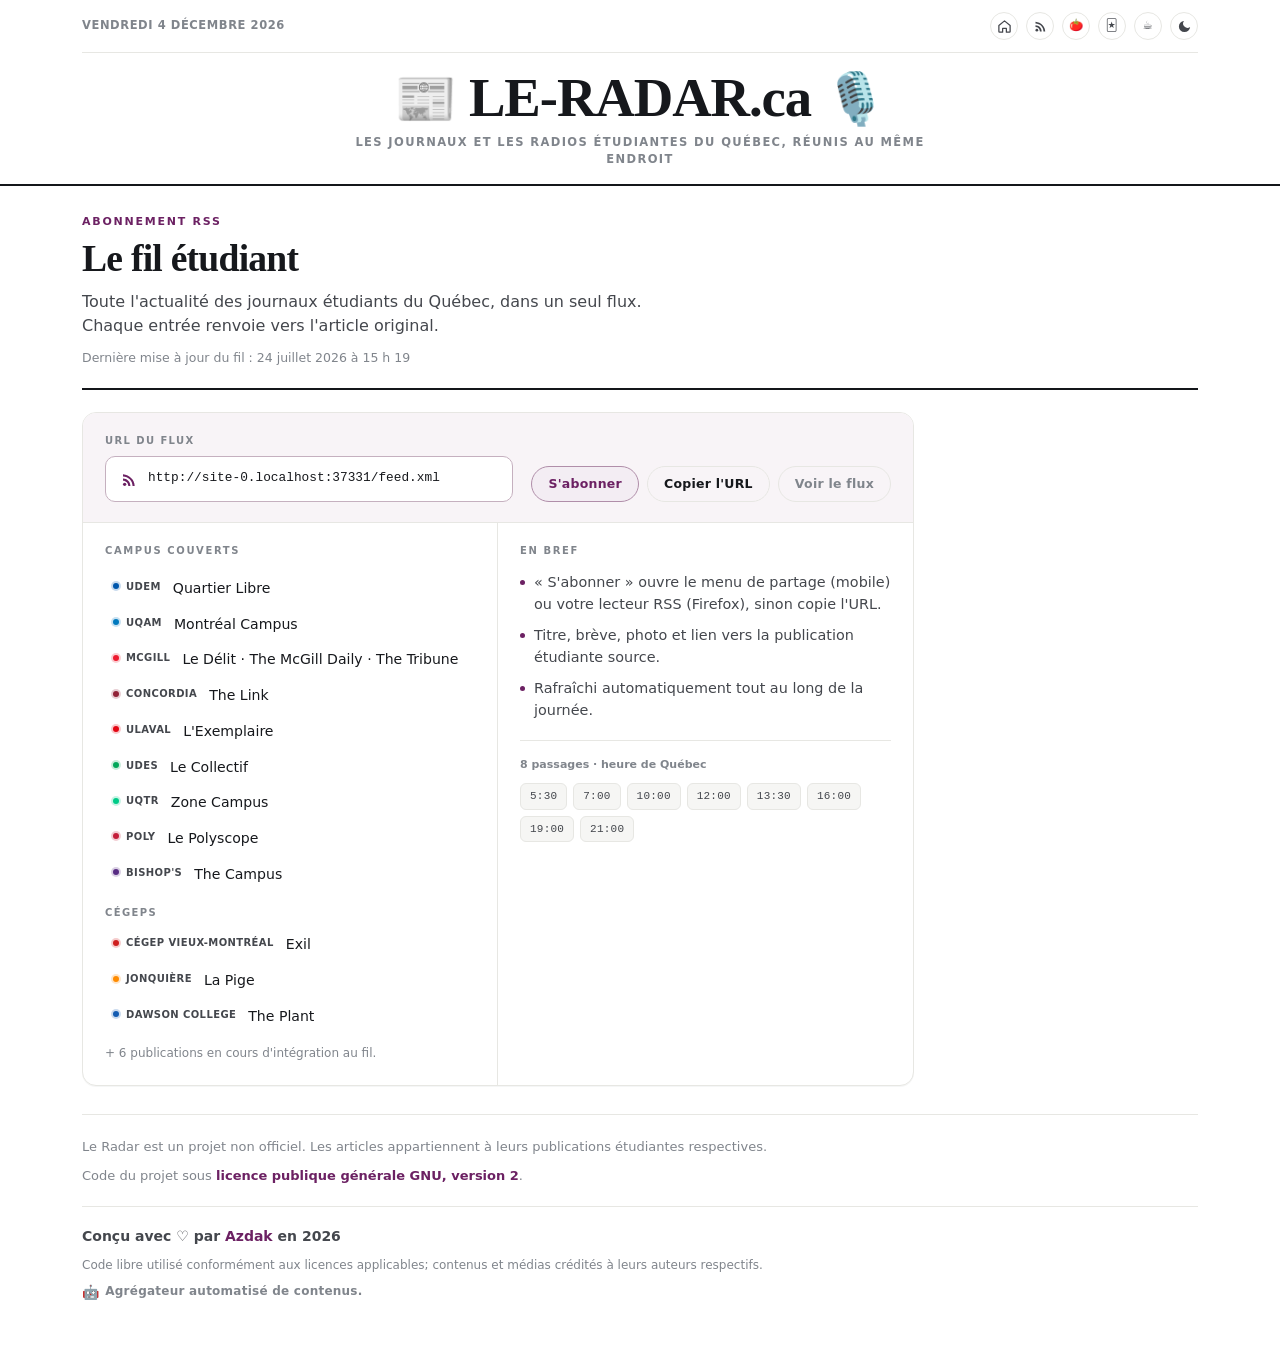
<file: feeds.html>
<!doctype html>
<html lang="fr-CA">
  <head>
    <meta charset="utf-8" />
    <meta name="viewport" content="width=device-width, initial-scale=1, viewport-fit=cover" />
    <meta name="description" content="Abonnez-vous au flux RSS de LE RADAR — l'agrégateur des médias étudiants du Québec. Un seul fil, toutes les sources." />
    <meta name="theme-color" content="#ffffff" />
    <meta http-equiv="Content-Security-Policy" content="default-src 'self'; script-src 'self'; style-src 'self' 'unsafe-inline' https://fonts.googleapis.com; font-src 'self' https://fonts.gstatic.com; img-src 'self' data: blob: https:; connect-src 'self' https:; frame-src 'none'; object-src 'none'; base-uri 'self'; form-action 'none'" />
    <meta name="apple-mobile-web-app-capable" content="yes" />
    <meta name="apple-mobile-web-app-title" content="Le Radar.ca" />
    <title>Flux RSS — LE-RADAR.ca</title>

    <link rel="manifest" href="manifest.json" />
    <link rel="icon" href="assets/icon-32.png" type="image/png" sizes="32x32" />
    <link rel="icon" href="assets/icon.svg" type="image/svg+xml" />
    <link rel="apple-touch-icon" href="assets/icon-192.png" />
    <link rel="preconnect" href="https://fonts.googleapis.com" />
    <link rel="preconnect" href="https://fonts.gstatic.com" crossorigin />
    <link href="https://fonts.googleapis.com/css2?family=Source+Serif+4:opsz,wght@8..60,400;8..60,600;8..60,700&family=Inter:wght@400;500;600;700&display=swap" rel="stylesheet" />
    <link rel="stylesheet" href="style.css" />
    <link rel="alternate" type="application/rss+xml" title="LE-RADAR.ca — Fil étudiant" href="feed.xml" />
  </head>
  <body>
    <header class="masthead">
      <div class="masthead-inner">
        <div class="masthead-top">
          <span id="today-date" class="masthead-date"></span>
          <div class="masthead-actions">
            <a href="./" class="masthead-icon masthead-home" title="Accueil" aria-label="Retour à l'accueil — Le Radar">
              <svg viewBox="0 0 24 24" fill="none" stroke="currentColor" stroke-width="2" stroke-linecap="round" stroke-linejoin="round" aria-hidden="true"><path d="M3 10.5 12 3l9 7.5V20a1 1 0 0 1-1 1h-5v-6H9v6H4a1 1 0 0 1-1-1v-9.5z"/></svg>
            </a>
            <a href="feeds.html" class="masthead-icon masthead-rss" aria-current="page" title="Flux RSS" aria-label="Flux RSS de LE RADAR">
              <svg viewBox="0 0 24 24" fill="currentColor" aria-hidden="true"><circle cx="6.18" cy="17.82" r="2.18"/><path d="M4 4.44v2.83c7.03 0 12.73 5.7 12.73 12.73h2.83C19.56 12.06 12.94 5.44 4 4.44z"/><path d="M4 10.11v2.83c3.9 0 7.07 3.17 7.07 7.07h2.83c0-5.46-4.42-9.9-9.9-9.9z"/></svg>
            </a>
            <a href="https://azdak919.github.io/ataraxia-pomodoro/" class="masthead-icon masthead-ataraxia" title="Ataraxia — minuteur Pomodoro" aria-label="Ataraxia — minuteur Pomodoro" target="_blank" rel="noopener noreferrer">
              <span class="masthead-tomato" aria-hidden="true">🍅</span>
            </a>
            <a href="https://azdak919.github.io/ataraxia-pomodoro/solitaire.html" class="masthead-icon masthead-solitaire" title="Ataraxia — Solitaire" aria-label="Ataraxia — jeu de Solitaire" target="_blank" rel="noopener noreferrer">
              <span class="masthead-card" aria-hidden="true">🃏</span>
            </a>
            <a href="https://www.buymeacoffee.com/azdak" class="masthead-icon masthead-coffee" title="Offrir un café" aria-label="Offrir un café — Buy me a coffee" target="_blank" rel="noopener noreferrer">
              <span class="masthead-coffee-emoji" aria-hidden="true">☕</span>
            </a>
            <button id="theme-toggle" class="masthead-icon theme-toggle" type="button" aria-label="Changer de thème" title="Mode clair / sombre">
              <svg class="ico-sun" viewBox="0 0 24 24" fill="none" stroke="currentColor" stroke-width="2" stroke-linecap="round"><circle cx="12" cy="12" r="4"/><path d="M12 2v2M12 20v2M4.93 4.93l1.41 1.41M17.66 17.66l1.41 1.41M2 12h2M20 12h2M6.34 17.66l-1.41 1.41M19.07 4.93l-1.41 1.41"/></svg>
              <svg class="ico-moon hidden" viewBox="0 0 24 24" fill="currentColor"><path d="M21 12.79A9 9 0 1 1 11.21 3 7 7 0 0 0 21 12.79z"/></svg>
            </button>
          </div>
        </div>
        <div class="masthead-brand">
          <a href="./" class="wordmark">
            <span class="wordmark-mark"><span class="wordmark-emoji" aria-hidden="true">📰</span> <span class="wordmark-brand notranslate" translate="no">LE-RADAR.ca</span> <span class="wordmark-emoji wordmark-emoji--radio" aria-hidden="true">🎙️</span></span>
            <span class="wordmark-full">Les journaux et les radios étudiantes du Québec, réunis au même endroit</span>
          </a>
        </div>
      </div>
    </header>

    <main class="wire feeds-wire">
      <header class="feeds-head">
        <p class="feeds-eyebrow">Abonnement RSS</p>
        <h1 class="feeds-title">Le fil étudiant</h1>
        <p class="feeds-lead">Toute l'actualité des journaux étudiants du Québec, dans un seul flux. Chaque entrée renvoie vers l'article original.</p>
        <p id="feeds-updated" class="feeds-updated" hidden></p>
      </header>

      <article class="feeds-card" data-feed="feed.xml" aria-label="Abonnement au fil étudiant">
        <div class="feeds-subscribe">
          <div class="feeds-subscribe__copy">
            <p class="feeds-subscribe__label">URL du flux</p>
            <div class="feeds-subscribe__url">
              <svg class="feeds-subscribe__rss" viewBox="0 0 24 24" fill="currentColor" aria-hidden="true"><circle cx="6.18" cy="17.82" r="2.18"/><path d="M4 4.44v2.83c7.03 0 12.73 5.7 12.73 12.73h2.83C19.56 12.06 12.94 5.44 4 4.44z"/><path d="M4 10.11v2.83c3.9 0 7.07 3.17 7.07 7.07h2.83c0-5.46-4.42-9.9-9.9-9.9z"/></svg>
              <code class="feeds-subscribe__code" data-feed-url></code>
            </div>
          </div>
          <div class="feeds-subscribe__actions">
            <button type="button" class="feed-btn feed-btn--primary" data-subscribe>S'abonner</button>
            <button type="button" class="feed-btn" data-copy>Copier l'URL</button>
            <a class="feed-btn feed-btn--quiet" data-open target="_blank" rel="noopener">Voir le flux</a>
          </div>
        </div>

        <div class="feeds-card__body">
          <section class="feeds-panel feeds-panel--sources" aria-labelledby="feeds-sources-title">
            <h2 id="feeds-sources-title" class="feeds-panel__title">Campus couverts</h2>
            <ul id="feeds-grid-uni" class="feeds-grid" aria-busy="true"></ul>
            <div id="feeds-cegep-wrap" class="feeds-cegep-wrap" hidden>
              <h3 class="feeds-panel__subtitle">Cégeps</h3>
              <ul id="feeds-grid-cegep" class="feeds-grid"></ul>
            </div>
            <p id="feeds-grid-note" class="feeds-grid__note" hidden></p>
          </section>

          <section class="feeds-panel feeds-panel--info" aria-labelledby="feeds-info-title">
            <h2 id="feeds-info-title" class="feeds-panel__title">En bref</h2>
            <ul class="feeds-points">
              <li class="feeds-points__item">« S'abonner » ouvre le menu de partage (mobile) ou votre lecteur RSS (Firefox), sinon copie l'URL.</li>
              <li class="feeds-points__item">Titre, brève, photo et lien vers la publication étudiante source.</li>
              <li class="feeds-points__item">Rafraîchi automatiquement tout au long de la journée.</li>
            </ul>
            <div class="feeds-schedule">
              <p class="feeds-schedule__label">8 passages · heure de Québec</p>
              <ul class="feeds-schedule__times" aria-label="Horaires de mise à jour">
                <li>5:30</li><li>7:00</li><li>10:00</li><li>12:00</li>
                <li>13:30</li><li>16:00</li><li>19:00</li><li>21:00</li>
              </ul>
            </div>
          </section>
        </div>
      </article>

      <footer class="site-foot">
        <p>
          Le Radar est un projet non officiel. Les articles appartiennent à leurs
          publications étudiantes respectives.
        </p>
        <p>
          Code du projet sous
          <a
            href="https://www.gnu.org/licenses/old-licenses/gpl-2.0.html"
            target="_blank"
            rel="noopener noreferrer license"
          >licence publique générale GNU, version&nbsp;2</a>.
        </p>
        <div class="site-foot__credit">
          <p class="site-foot__author">
            Conçu avec ♡ par
            <a
              href="https://www.buymeacoffee.com/azdak"
              class="site-foot__author-link"
              target="_blank"
              rel="noopener noreferrer"
              title="Offrir un café — Buy me a coffee"
            >Azdak</a>
            en 2026
          </p>
          <p class="site-foot__legal">
            Code libre utilisé conformément aux licences applicables; contenus et médias crédités à leurs auteurs respectifs.
          </p>
          <p class="site-foot__bot"><span class="site-foot__bot-ico" aria-hidden="true">🤖</span> Agrégateur automatisé de contenus.</p>
        </div>
      </footer>
    </main>

    <div id="toast" class="toast hidden"></div>

    <script src="feeds-page.js" defer></script>
  </body>
</html>
</file>
<file: style.css>
/* ═══════════════════════════════════════════════════════════
   LE RADAR — Le fil étudiant du Québec
   Design éditorial, texte d'abord. Pensé pour les jeunes adultes :
   typographie expressive, identité couleur par source, sobre et clair.
═══════════════════════════════════════════════════════════ */

:root {
  --bg: #ffffff;
  --bg-soft: #f6f6f4;
  --ink: #16181c;
  --ink-soft: #44474d;
  --muted: #80858c;
  --rule: #e7e7e3;
  --rule-strong: #14161a;
  --accent: #6c2163;       /* pourpre de marque (bleu QC + rouge Canada) */
  --accent-dark: #4f1749;
  --live: #c8102e;         /* rouge « en direct » — sémantique diffusion live */
  --live-dark: #9c0c24;
  --radio: #003da5;        /* bleu officiel du Québec — volet radio / syntoniseur */
  --radio-bright: #5d9be0; /* version éclaircie pour le bandeau sombre */
  --tuner-bg: #111317;
  --serif: "Source Serif 4", Georgia, "Times New Roman", serif;
  --sans: "Inter", system-ui, -apple-system, sans-serif;
  --maxw: 800px;
  --pad: 24px;
  color-scheme: light;
}

[data-theme="dark"] {
  --bg: #0e0f12;
  --bg-soft: #181a1e;
  --ink: #f1f2f4;
  --ink-soft: #c2c6cd;
  --muted: #888d96;
  --rule: #26282d;
  --rule-strong: #f1f2f4;
  --tuner-bg: #1a1c21;
  --accent: #cf7ec1;       /* pourpre éclairci pour lisibilité sur fond sombre */
  --accent-dark: #b85fa8;
  color-scheme: dark;
}

* { box-sizing: border-box; }
html {
  -webkit-text-size-adjust: 100%;
  /* Empêche le pan horizontal (iPad portrait, textes longs, RTL).
     overflow-x:clip seul est mal géré sur certains Safari → hidden d’abord. */
  overflow-x: hidden;
  overflow-x: clip;
  max-width: 100%;
  width: 100%;
}

body {
  margin: 0;
  background: var(--bg);
  color: var(--ink);
  font-family: var(--sans);
  font-size: 16px;
  line-height: 1.5;
  -webkit-font-smoothing: antialiased;
  text-rendering: optimizeLegibility;
  transition: background 240ms ease, color 240ms ease;
  overflow-x: hidden;
  overflow-x: clip;
  max-width: 100%;
  width: 100%;
  position: relative;
  /* iPad : pas de glissement latéral du document */
  overscroll-behavior-x: none;
  touch-action: pan-y;
}

/* Conteneurs principaux : jamais plus larges que le viewport */
.masthead,
.masthead-inner,
.tuner,
.tuner-inner,
.wire,
.filters-panel,
.news-list,
.news-hero,
.brief-rail,
.news-tail {
  max-width: 100%;
  min-width: 0;
}
.masthead,
.tuner,
.wire {
  overflow-x: clip;
}

/*
 * Scripts RTL (arabe, farsi, hébreu, ourdou) :
 * le shell UI reste LTR (pas de dir=rtl sur <html>), seul le contenu
 * éditorial lit de droite à gauche — évite le basculement du tuner/filtres.
 */
html[data-script-dir="rtl"] .wire-title,
html[data-script-dir="rtl"] .wire-status,
html[data-script-dir="rtl"] .news-updated,
html[data-script-dir="rtl"] .article-title,
html[data-script-dir="rtl"] .article-brief,
html[data-script-dir="rtl"] .article-byline,
html[data-script-dir="rtl"] .article-eyebrow,
html[data-script-dir="rtl"] .article-time,
html[data-script-dir="rtl"] .article-meta,
html[data-script-dir="rtl"] .filters-toggle__label,
html[data-script-dir="rtl"] .filters-compact__text {
  direction: rtl;
  unicode-bidi: plaintext;
  text-align: start;
}

/* Slogan sous le wordmark : RTL pour la lecture, mais toujours centré
   (text-align:start le collait à droite en arabe / farsi / hébreu). */
html[data-script-dir="rtl"] .wordmark-full {
  direction: rtl;
  unicode-bidi: plaintext;
  text-align: center;
}

html[data-script-dir="rtl"] .wordmark-mark {
  /* Titre de marque centré ; bidi naturel pour le texte traduit */
  unicode-bidi: plaintext;
  text-align: center;
}

/* Filet si un ancien cache a encore dir=rtl sur <html> */
html[dir="rtl"] {
  direction: ltr; /* force le chrome en LTR */
}
html[dir="rtl"] body {
  overflow-x: clip;
}

a { color: inherit; }

.sr-only {
  position: absolute; width: 1px; height: 1px;
  padding: 0; margin: -1px; overflow: hidden;
  clip: rect(0,0,0,0); white-space: nowrap; border: 0;
}
.hidden { display: none !important; }

/* ─────────────── MASTHEAD ─────────────── */
.masthead { border-bottom: 2px solid var(--rule-strong); }
/* En thème sombre, --rule-strong est presque blanc : ce trait apparaissait
   comme une ligne blanche juste au-dessus du module radio. On l'adoucit. */
[data-theme="dark"] .masthead { border-bottom-color: var(--rule); }

.masthead-inner {
  max-width: var(--maxw);
  margin: 0 auto;
  padding: 12px var(--pad) 16px;
}

.masthead-top {
  display: flex;
  align-items: center;
  justify-content: space-between;
  font-size: 11.5px;
  letter-spacing: 0.05em;
  text-transform: uppercase;
  color: var(--muted);
  padding-bottom: 12px;
  border-bottom: 1px solid var(--rule);
}

.masthead-date { font-weight: 600; }
/* La date courte (« jeu. 23 juillet ») ne sert que sur téléphone, où la carte
   météo occupe le centre de la rangée. */
.masthead-date__short { display: none; }

/* Météo — tableau de gare : plusieurs villes côte à côte. La rangée s'adapte
   à l'espace et les noms longs défilent dans leur propre case. */
.masthead-weather {
  display: none;
  align-items: center;
  justify-content: center;
  width: auto;
  min-width: 0;
  margin: 0;
  color: var(--ink-soft);
  white-space: nowrap;
}
.masthead-weather.is-too-narrow { display: none !important; }
.masthead-weather__board {
  position: relative;
  display: grid;
  grid-template-columns: var(--weather-grid, minmax(0, 1fr));
  gap: 4px;
  width: 100%;
  height: 29px;
}
.masthead-weather__board[data-weather-count="1"] { --weather-grid: minmax(0, 1fr); }
.masthead-weather__board[data-weather-count="2"] { --weather-grid: minmax(110px, .7fr) minmax(0, 1fr); }
.masthead-weather__board[data-weather-count="3"] { --weather-grid: minmax(110px, .68fr) repeat(2, minmax(0, 1fr)); }
.masthead-weather__board[data-weather-count="4"] { --weather-grid: minmax(100px, .64fr) repeat(3, minmax(0, 1fr)); }
.masthead-weather__city {
  display: none;
  align-items: center;
  gap: 4px;
  min-width: 0;
  padding: 0 6px;
  font-size: 11px;
  font-weight: 650;
  letter-spacing: 0.045em;
  overflow: hidden;
  border: 1px solid color-mix(in srgb, var(--accent) 24%, var(--rule));
  border-radius: 5px;
  background:
    linear-gradient(90deg, color-mix(in srgb, var(--accent) 11%, transparent), transparent 48%),
    color-mix(in srgb, var(--bg-soft) 91%, var(--accent) 9%);
  box-shadow: inset 0 1px 0 color-mix(in srgb, var(--bg) 72%, transparent);
  cursor: pointer;
  text-decoration: none;
  color: inherit;
}
.masthead-weather__city.is-active { display: flex; }
.masthead-weather__city.is-arriving { animation: weather-tile-arrive 460ms cubic-bezier(.22,.8,.28,1); }
.masthead-weather__city:hover { border-color: color-mix(in srgb, var(--weather-tone, var(--accent)) 68%, var(--rule)); background-color: color-mix(in srgb, var(--bg-soft) 76%, var(--weather-tone, var(--accent)) 24%); }
.masthead-weather__icon { flex: 0 0 15px; width: 15px; color: var(--weather-tone, var(--accent)); line-height: 1; text-align: center; }
.masthead-weather__icon .weather-icon-meteocon { display: block; width: 15px; height: 15px; object-fit: contain; }
.masthead-weather__icon svg { display: block; width: 15px; height: 15px; fill: none; stroke: currentColor; stroke-width: 1.8; stroke-linecap: round; stroke-linejoin: round; }
.masthead-weather__icon svg.weather-icon--night { fill: currentColor !important; stroke: none !important; opacity: 1; }
.masthead-weather__name { display: block; flex: 1 1 auto; min-width: 0; overflow: hidden; }
.masthead-weather__name-text { display: inline-block; white-space: nowrap; }
.masthead-weather__name-compact { display: none; }
.masthead-weather__city.is-overflowing .masthead-weather__name-text {
  animation: weather-name-scroll 6.2s ease-in-out infinite alternate;
}
.masthead-weather__temp { flex: 0 0 auto; margin-left: 2px; color: var(--ink); font-weight: 800; font-variant-numeric: tabular-nums; }
.masthead-weather__city[data-weather-tone="sun"] { --weather-tone: #d88a0a; }
.masthead-weather__city[data-weather-tone="cloud"] { --weather-tone: #66839e; }
.masthead-weather__city[data-weather-tone="rain"] { --weather-tone: #287bb9; }
.masthead-weather__city[data-weather-tone="snow"] { --weather-tone: #5498bb; }
.masthead-weather__city[data-weather-tone="storm"] { --weather-tone: #a86dce; }
@media (min-width: 360px) {
  .masthead-top {
    display: grid;
    grid-template-areas: 'date weather actions';
    grid-template-columns: max-content minmax(0, 1fr) max-content;
    column-gap: clamp(4px, .6vw, 10px);
  }
  .masthead-date { grid-area: date; justify-self: start; }
  .masthead-weather { display: inline-flex; grid-area: weather; width: 100%; justify-self: stretch; }
  .masthead-actions { grid-area: actions; justify-self: end; }
}
/* Sous 375 px, même les codes ville compacts (SHER, T-R…) ne rentrent pas :
   on retire le bandeau plutôt que de le laisser apparaître puis disparaître. */
@media (max-width: 374.98px) { .masthead-weather { display: none !important; } }
.masthead-weather__city.is-compact .masthead-weather__name-full { display: none; }
.masthead-weather__city.is-compact .masthead-weather__name-compact { display: inline; }
@keyframes weather-name-scroll {
  0%, 28% { transform: translateX(calc(var(--weather-scroll, 0) * -1)); }
  72%, 100% { transform: translateX(0); }
}
@keyframes weather-tile-arrive {
  from { opacity: 0; transform: translateY(75%); }
  to { opacity: 1; transform: translateY(0); }
}
@media (prefers-reduced-motion: reduce) { .masthead-weather__city.is-overflowing .masthead-weather__name-text { animation: none; } }

.masthead-actions {
  display: flex;
  align-items: center;
  gap: 8px;
  flex-shrink: 0;
}

.masthead-icon {
  display: inline-flex;
  align-items: center;
  justify-content: center;
  width: 28px; height: 28px;
  border: 1px solid var(--rule);
  border-radius: 999px;
  background: transparent;
  color: var(--ink-soft);
  padding: 0;
  text-decoration: none;
  -webkit-tap-highlight-color: transparent;
  transition: border-color 140ms ease, color 140ms ease, transform 140ms ease, background 140ms ease;
}
.masthead-icon svg { width: 15px; height: 15px; }

/* Twemoji brand marks — same set as Pomo / Solitaire toolbars */
.app-emoji {
  display: block;
  width: 16px;
  height: 16px;
  object-fit: contain;
  flex-shrink: 0;
  pointer-events: none;
  user-select: none;
  -webkit-user-drag: none;
}
.masthead-icon .app-emoji {
  width: 15px;
  height: 15px;
}

/* Téléphone : la date passe en forme courte (« jeu. 23 juillet ») pour laisser
   la carte météo unique au centre de la rangée — elle alterne entre les villes
   universitaires du Québec. Icônes et typo compactées ; le garde-fou
   is-too-narrow retire la carte si elle ne rentre vraiment pas. */
@media (max-width: 599.98px) {
  .masthead-top {
    column-gap: 5px;
    /* Récupère quelques px du padding page pour la rangée. */
    margin-inline: -6px;
  }
  .masthead-date {
    font-size: 10.5px;
    letter-spacing: 0.02em;
    white-space: nowrap;
  }
  .masthead-date__full { display: none; }
  .masthead-date__short { display: inline; }
  .masthead-actions { gap: 3px; }
  .masthead-icon { width: 22px; height: 22px; }
  .masthead-icon svg { width: 12px; height: 12px; }
  .masthead-icon .app-emoji { width: 12px; height: 12px; }
}
@media (max-width: 374.98px) {
  .masthead-date { font-size: 10px; letter-spacing: 0.01em; }
  .masthead-icon { width: 22px; height: 22px; }
}

.theme-toggle {
  cursor: pointer;
}
@media (hover: hover) and (pointer: fine) {
  .theme-toggle:hover,
  .masthead-home:hover,
  .masthead-rss:hover,
  .masthead-solitaire:hover,
  .masthead-coffee:hover {
    border-color: var(--accent);
    color: var(--accent);
  }
  .masthead-pomo:hover {
    border-color: #c8102e;
    background: color-mix(in srgb, #c8102e 10%, transparent);
  }
}
.theme-toggle:active,
.masthead-home:active,
.masthead-rss:active,
.masthead-pomo:active,
.masthead-solitaire:active,
.masthead-coffee:active {
  transform: scale(0.9);
}
/* Pomodoro : seul bouton rouge du header (tomate, hors thème accent). */
.masthead-pomo {
  border-color: var(--rule);
}
.masthead-home.is-active,
.masthead-home[aria-current="page"] {
  border-color: color-mix(in srgb, var(--accent) 55%, var(--rule));
  color: var(--accent);
  background: color-mix(in srgb, var(--accent) 8%, transparent);
}
.masthead-icon:focus { outline: none; }
.masthead-icon:focus-visible {
  outline: 2px solid var(--accent);
  outline-offset: 2px;
}

.masthead-brand {
  padding-top: 16px;
  text-align: center;
  max-width: 100%;
  min-width: 0;
}

.wordmark {
  text-decoration: none;
  display: flex;
  flex-direction: column;
  align-items: center;
  gap: 8px;
  width: 100%;
  max-width: 100%;
  box-sizing: border-box;
  padding: 0 2px;
}
/*
 * Hiérarchie typo (tous viewports) : LE RADAR > titre À la une > .wire-title.
 * --radar-wordmark-size max et min restent strictement au-dessus de
 * --radar-lead-title-size, dont le plancher reste lui-même au-dessus du
 * .wire-title « Le fil étudiant » (1.4rem).
 */
:root {
  /* LE-RADAR.ca : un cran au-dessus de l’ancien « LE RADAR » */
  --radar-wordmark-size: clamp(2.05rem, 6.8vw + 0.3rem, 4.25rem);
  --radar-lead-title-size: clamp(1.55rem, 4.1vw + 0.15rem, 2.55rem);
}
/* block (pas flex) : le texte traduit (ex. inuktitut) peut se couper
   sur plusieurs lignes sans déborder du viewport mobile/tablette. */
.wordmark-mark {
  font-family: var(--serif);
  font-weight: 700;
  font-size: var(--radar-wordmark-size);
  letter-spacing: -0.02em;
  line-height: 1.05;
  color: var(--ink);
  display: block;
  width: 100%;
  max-width: 100%;
  text-align: center;
  overflow-wrap: anywhere;
  word-break: break-word;
  hyphens: none;
  box-sizing: border-box;
}
.wordmark-brand {
  white-space: nowrap;
}
.wordmark-logo {
  display: inline-block;
  width: .82em;
  height: .82em;
  margin: 0 .14em;
  vertical-align: -.08em;
  object-fit: contain;
}
.wordmark-logo--mirror { transform: scaleX(-1); }
.wordmark-emoji {
  font-family: "Apple Color Emoji", "Segoe UI Emoji", "Noto Color Emoji", sans-serif;
  font-weight: 400;
  font-size: .92em;
  line-height: 1;
  display: inline;
  white-space: nowrap;
}
.wordmark-full {
  font-size: clamp(10px, 2.6vw, 11.5px);
  letter-spacing: 0.12em;
  text-transform: uppercase;
  color: var(--muted);
  font-weight: 600;
  line-height: 1.45;
  text-align: center;
  max-width: min(40rem, 100%);
  width: 100%;
  box-sizing: border-box;
  padding: 0 4px;
  white-space: normal;
  overflow-wrap: anywhere;
  word-break: break-word;
  hyphens: none;
}
@media (max-width: 480px) {
  .wordmark-logo--mirror { display: none !important; }
  .wordmark-logo { width: .72em; height: .72em; margin-right: .1em; }
}

/* Scripts longs (inuktitut, arabe, farsi, ourdou, hébreu…) : resserrer le wordmark */
html[lang="iu"] .wordmark-mark,
html[data-translate="iu"] .wordmark-mark,
html[data-translate="iu-latn"] .wordmark-mark,
html[lang="ar"] .wordmark-mark,
html[data-translate="ar"] .wordmark-mark,
html[data-script-dir="rtl"] .wordmark-mark {
  /* Toujours ≥ lead-title (max 2.1) */
  font-size: clamp(1.55rem, 5.2vw + 0.25rem, 2.95rem);
  letter-spacing: 0;
  line-height: 1.12;
}
html[lang="iu"],
html[data-translate="iu"],
html[data-translate="iu-latn"],
html[lang="ar"],
html[data-translate="ar"],
html[data-script-dir="rtl"] {
  --radar-lead-title-size: clamp(1.2rem, 3.6vw + 0.1rem, 2.1rem);
}
html[lang="iu"] .wordmark-full,
html[data-translate="iu"] .wordmark-full,
html[data-translate="iu-latn"] .wordmark-full,
html[lang="ar"] .wordmark-full,
html[data-translate="ar"] .wordmark-full,
html[data-script-dir="rtl"] .wordmark-full {
  letter-spacing: 0.04em;
  font-size: clamp(10px, 2.4vw, 11px);
  line-height: 1.5;
}

@media (max-width: 720px) {
  :root {
    --radar-wordmark-size: clamp(1.85rem, 7.6vw, 2.95rem);
    /* Plancher > .wire-title (1.4rem) et < --radar-wordmark-size. */
    --radar-lead-title-size: clamp(1.55rem, 4.8vw, 1.85rem);
  }
  .wordmark-mark {
    line-height: 1.08;
  }
  .wordmark-full {
    letter-spacing: 0.06em;
    font-size: clamp(9.5px, 2.8vw, 11px);
  }
  html[lang="iu"] .wordmark-mark,
  html[data-translate="iu"] .wordmark-mark,
  html[data-translate="iu-latn"] .wordmark-mark {
    font-size: clamp(1.45rem, 5.8vw, 2.2rem);
  }
  html[lang="iu"],
  html[data-translate="iu"],
  html[data-translate="iu-latn"] {
    --radar-lead-title-size: clamp(1.15rem, 4vw, 1.65rem);
  }
}

@media (min-width: 721px) and (max-width: 1024px) {
  :root {
    --radar-wordmark-size: clamp(2.15rem, 4.8vw, 3.6rem);
    --radar-lead-title-size: clamp(1.45rem, 2.8vw, 2.35rem);
  }
  html[lang="iu"] .wordmark-mark,
  html[data-translate="iu"] .wordmark-mark,
  html[data-translate="iu-latn"] .wordmark-mark {
    font-size: clamp(1.6rem, 3.6vw, 2.6rem);
  }
  html[lang="iu"],
  html[data-translate="iu"],
  html[data-translate="iu-latn"] {
    --radar-lead-title-size: clamp(1.25rem, 2.4vw, 1.95rem);
  }
}

/* ─────────────── TUNER (sticky) ─────────────── */
.tuner {
  position: sticky;
  top: 0;
  /* Au-dessus du fil / bouton traduction : le popover volume sort sous la barre
     et ne doit pas passer sous .translate-control (même z-index + DOM plus bas). */
  z-index: 100;
  background: var(--tuner-bg);
  color: #fff;
  box-shadow: 0 1px 0 rgba(0,0,0,0.3), 0 6px 22px -16px rgba(0,0,0,0.7);
}

.tuner-inner {
  max-width: var(--maxw);
  margin: 0 auto;
  padding: 10px var(--pad);
  display: flex;
  align-items: center;
  gap: 12px;
}

.tuner-controls {
  display: flex;
  align-items: center;
  gap: 9px;
  flex: 1;
  min-width: 0;
  container-type: inline-size;
  container-name: tuner-controls;
}

.tuner-label { flex-shrink: 0; }
/* Coral « en ondes » — partagé avec le titre d’émission (À l’antenne) sur bureau. */
.tuner {
  --tuner-onair-live: #ff7d6e;
  --tuner-onair-idle: rgba(255, 255, 255, 0.42);
}
.tuner-onair {
  display: inline-flex;
  align-items: center;
  gap: 6px;
  font-size: 10px;
  font-weight: 800;
  letter-spacing: 0.14em;
  color: var(--tuner-onair-idle);
  white-space: nowrap;
}
.tuner-onair::before {
  content: "";
  width: 7px; height: 7px;
  border-radius: 50%;
  background: rgba(255,255,255,0.25);
  transition: background 200ms ease;
}
.tuner.is-playing .tuner-onair { color: var(--tuner-onair-live); }
.tuner.is-playing .tuner-onair::before {
  background: var(--live);
  animation: onairPulse 1.6s ease-out infinite;
}
.tuner.is-external .tuner-onair { color: var(--radio-bright); }
.tuner.is-external .tuner-onair::before { background: var(--radio-bright); }
@keyframes onairPulse {
  0% { box-shadow: 0 0 0 0 rgba(200,16,46,0.55); }
  100% { box-shadow: 0 0 0 7px rgba(200,16,46,0); }
}
.tuner-step {
  flex-shrink: 0;
  width: 42px;
  height: 42px;
  padding: 0;
  border: 1px solid rgba(255,255,255,0.16);
  background: rgba(255,255,255,0.06);
  color: rgba(255,255,255,0.72);
  border-radius: 10px;
  cursor: pointer;
  display: inline-flex;
  align-items: center;
  justify-content: center;
  transition: background 120ms ease, border-color 120ms ease, color 120ms ease, transform 120ms ease, box-shadow 120ms ease;
  box-shadow: 0 4px 12px -4px rgba(0,0,0,0.45);
}
.tuner-step:hover {
  color: rgba(255,255,255,0.95);
  background: rgba(255,255,255,0.12);
  border-color: rgba(255,255,255,0.28);
  transform: scale(1.04);
}
.tuner-step:active { transform: scale(0.93); }
.tuner-step svg { width: 20px; height: 20px; display: block; }

.tuner-dial {
  position: relative;
  flex: 1 1 0;
  min-width: 0;
  width: 0;
}

.tuner-actions {
  display: flex;
  align-items: center;
  gap: 9px;
  flex-shrink: 0;
  margin-left: auto;
}
.tuner-select {
  position: absolute; inset: 0;
  width: 100%; height: 100%;
  opacity: 0; cursor: pointer;
  font-size: 16px;
}
.tuner-now {
  pointer-events: none;
  position: relative;
  display: flex;
  flex-direction: column;
  justify-content: center;
  min-height: 36px;
  min-width: 0;
  width: 100%;
  padding: 3px 24px 3px 11px;
  border: 1px solid rgba(255,255,255,0.16);
  border-radius: 9px;
  background: rgba(255,255,255,0.05);
  overflow: hidden;
  transition: border-color 140ms ease, background 140ms ease, box-shadow 140ms ease;
}
.tuner-dial:hover .tuner-now { border-color: rgba(255,255,255,0.32); background: rgba(255,255,255,0.08); }
/* Lecture live : synthétiseur rouge sur tous les formats (mobile, tablette, bureau).
   Avant : seulement ≤600px ; EN ONDES restait le seul signal sur grand écran. */
.tuner.is-playing .tuner-now {
  border-color: rgba(255, 125, 110, 0.7);
  background: rgba(200, 16, 46, 0.1);
  box-shadow: 0 0 0 1px rgba(200, 16, 46, 0.22);
}
.tuner.is-playing .tuner-dial:hover .tuner-now {
  border-color: rgba(255, 125, 110, 0.85);
  background: rgba(200, 16, 46, 0.14);
}
.tuner.is-external .tuner-now {
  border-color: rgba(93, 155, 224, 0.55);
  background: rgba(0, 61, 165, 0.1);
  box-shadow: none;
}
.tuner.is-external .tuner-dial:hover .tuner-now {
  border-color: rgba(93, 155, 224, 0.7);
  background: rgba(0, 61, 165, 0.14);
}
.tuner-now::after {
  content: "▾";
  position: absolute;
  right: 10px;
  top: 50%;
  transform: translateY(-50%);
  font-family: var(--sans);
  font-size: 10px;
  color: rgba(255,255,255,0.5);
  line-height: 1;
  pointer-events: none;
}
.tuner-now-name {
  display: block;
  min-width: 0;
  font-family: var(--serif);
  font-weight: 600;
  font-size: 14px;
  line-height: 1.15;
  color: var(--radio-bright);
  white-space: nowrap;
  overflow: hidden;
  text-overflow: ellipsis;
  transition: opacity 0.7s cubic-bezier(0.33, 1, 0.68, 1);
}
.tuner-now-name.is-crossfading {
  opacity: 0;
}
.tuner-now-sub-rotate {
  display: grid;
  min-width: 0;
  width: 100%;
  overflow: hidden;
  grid-template-columns: minmax(0, 1fr);
}
.tuner-now-sub-rotate > .tuner-now-sub {
  grid-area: 1 / 1;
  width: 100%;
  max-width: 100%;
}
.tuner-now-sub {
  display: block;
  min-width: 0;
  font-size: 11px;
  color: rgba(255,255,255,0.5);
  white-space: nowrap;
  overflow: hidden;
  text-overflow: ellipsis;
  transition: opacity 0.7s cubic-bezier(0.33, 1, 0.68, 1);
}
.tuner-now-sub-rotate.is-rotating > .tuner-now-sub {
  opacity: 0;
  transition: opacity 0.75s cubic-bezier(0.33, 1, 0.68, 1);
  pointer-events: none;
}
.tuner-now-sub-rotate.is-rotating > .tuner-now-sub.is-active {
  opacity: 1;
}
.tuner-now-sub.is-crossfading,
.tuner-now-sub-rotate.is-rotating > .tuner-now-sub.is-crossfading {
  opacity: 0;
  transition: opacity 0.7s cubic-bezier(0.33, 1, 0.68, 1);
}
.tuner-now-sub-rotate:not(.is-rotating) > .tuner-now-sub--air {
  display: none;
}
.tuner-now-sub-rotate.is-empty {
  display: none;
}
.tuner-now-sub-text {
  display: inline-block;
  white-space: nowrap;
}
/* Défilement droite → gauche (dial / filtres). GPU pour limiter le flou. */
.is-marquee { text-overflow: clip; }
.is-marquee > .tuner-now-sub-text {
  animation: tunerMarquee var(--marquee-duration, 12s) linear infinite alternate;
  will-change: transform;
  backface-visibility: hidden;
  transform: translateZ(0);
}
@keyframes tunerMarquee {
  0%, 14%   { transform: translate3d(0, 0, 0); }
  86%, 100% { transform: translate3d(var(--marquee-shift, 0), 0, 0); }
}
/* Panneau antenne : même défilement doux que le dial lorsqu'un titre déborde. */
.tuner-nowair-title,
.tuner-nowair-sub {
  overflow: hidden;
  text-overflow: ellipsis;
  white-space: nowrap;
}
.tuner-nowair-title.is-marquee,
.tuner-nowair-sub.is-marquee {
  text-overflow: clip;
}
@media (prefers-reduced-motion: reduce) {
  .is-marquee { text-overflow: ellipsis; }
  .is-marquee > .tuner-now-sub-text { animation: none; }
  .tuner-now-sub-rotate.is-rotating > .tuner-now-sub { transition: none; }
  .tuner-nowair-body { transition: none; }
  .tuner-play.is-buffering::after { animation: none; }
}

.tuner-play {
  flex-shrink: 0;
  width: 42px; height: 42px;
  border-radius: 50%;
  border: none;
  background: var(--live);
  color: #fff;
  display: flex;
  align-items: center;
  justify-content: center;
  cursor: pointer;
  transition: transform 120ms ease, background 120ms ease, box-shadow 120ms ease;
  box-shadow: 0 6px 18px -6px rgba(200,16,46,0.7);
}
.tuner-play:hover { background: var(--live-dark); transform: scale(1.06); }
.tuner-play:active { transform: scale(0.93); }
.tuner-play:disabled {
  background: rgba(255,255,255,0.12);
  box-shadow: none;
  cursor: not-allowed;
  transform: none;
}
.tuner-play.is-external {
  background: var(--radio);
  box-shadow: 0 6px 18px -6px rgba(0,61,165,0.65);
}
.tuner-play.is-external:hover { background: #0049c2; }
.tuner-play.is-buffering {
  background: rgba(200, 16, 46, 0.78);
  box-shadow: 0 6px 18px -6px rgba(200,16,46,0.55);
}
.tuner-play.is-buffering::after {
  content: '';
  width: 16px;
  height: 16px;
  box-sizing: border-box;
  border: 2px solid rgba(255,255,255,0.34);
  border-top-color: #fff;
  border-radius: 50%;
  animation: tuner-buffer-spin 720ms linear infinite;
}
@keyframes tuner-buffer-spin { to { transform: rotate(360deg); } }
.tuner-play svg { width: 20px; height: 20px; }
.tuner-play .ico-play { margin-left: 2px; }
/* Stop carré : pas de décalage optique du triangle play */
.tuner-play .ico-pause { margin-left: 0; }
.tuner-play .ico-external { width: 18px; height: 18px; }

.tuner-cast {
  flex-shrink: 0;
  display: flex;
  align-items: center;
  justify-content: center;
  box-sizing: border-box;
  width: 42px;
  height: 42px;
  padding: 0;
  border: 1px solid rgba(255, 255, 255, 0.16);
  border-radius: 50%;
  background: rgba(255, 255, 255, 0.06);
  color: rgba(255, 255, 255, 0.72);
  cursor: pointer;
  transition: background 120ms ease, border-color 120ms ease, color 120ms ease, transform 120ms ease;
}
.tuner-cast:hover {
  color: rgba(255, 255, 255, 0.95);
  background: rgba(255, 255, 255, 0.12);
  border-color: rgba(255, 255, 255, 0.28);
}
.tuner-cast:active { transform: scale(0.93); }
.tuner-cast:disabled {
  opacity: 0.38;
  cursor: not-allowed;
  transform: none;
}
.tuner-cast.is-unavailable {
  opacity: 0.3;
  color: rgba(255, 255, 255, 0.32);
  border-color: rgba(255, 255, 255, 0.07);
  background: rgba(255, 255, 255, 0.025);
  cursor: not-allowed;
  transform: none;
  pointer-events: none;
}
.tuner-cast.is-unavailable:hover {
  color: rgba(255, 255, 255, 0.32);
  border-color: rgba(255, 255, 255, 0.07);
  background: rgba(255, 255, 255, 0.025);
}
.tuner-cast.is-casting {
  color: #7eb8ff;
  border-color: rgba(93, 155, 224, 0.62);
  background: rgba(0, 61, 165, 0.18);
  box-shadow: 0 0 0 1px rgba(93, 155, 224, 0.22);
}
.tuner-cast.is-casting:hover {
  color: #9ecaff;
  border-color: rgba(93, 155, 224, 0.78);
  background: rgba(0, 61, 165, 0.26);
}
.tuner-cast svg { width: 20px; height: 20px; display: block; }

.tuner-eq {
  flex-shrink: 0;
  display: none;
  align-items: flex-end;
  gap: 2px;
  height: 18px;
  padding: 0 2px;
}
@media (min-width: 600px) { .tuner-eq { display: flex; } }
.tuner-eq span {
  width: 3px; height: 4px;
  background: var(--live);
  border-radius: 2px;
  opacity: 0.9;
}
.tuner.is-playing .tuner-eq span { animation: eq 760ms ease-in-out infinite; }
.tuner.is-playing .tuner-eq span:nth-child(2) { animation-duration: 1000ms; }
.tuner.is-playing .tuner-eq span:nth-child(3) { animation-duration: 600ms; animation-delay: 90ms; }
.tuner.is-playing .tuner-eq span:nth-child(4) { animation-duration: 880ms; animation-delay: 40ms; }
@keyframes eq { 0%,100% { height: 4px; } 50% { height: 16px; } }

.tuner-vol {
  position: relative;
  flex-shrink: 0;
  display: flex;
  align-items: center;
  gap: 6px;
  color: rgba(255,255,255,0.5);
  overflow: visible;
}
.tuner-vol-btn {
  display: flex;
  align-items: center;
  justify-content: center;
  padding: 4px;
  margin: -4px;
  border: 0;
  background: none;
  color: inherit;
  cursor: pointer;
  border-radius: 7px;
  transition: color 0.15s ease, background 0.15s ease;
}
.tuner-vol-btn:hover { color: rgba(255,255,255,0.85); }
.tuner-vol-btn .ico-vol,
.tuner-vol-btn .ico-vol-mute { width: 16px; height: 16px; display: block; }
/* L'icône reflète la zone d'amplification (curseur masqué sur mobile). */
.tuner.is-boosted .tuner-vol-btn { color: #ff7d6e; }
.tuner-vol.is-muted .tuner-vol-btn[aria-pressed="true"] {
  color: #ff7d6e;
  border-color: rgba(255, 125, 110, 0.72);
  background: rgba(255, 125, 110, 0.14);
  box-shadow: 0 0 0 1px rgba(255, 125, 110, 0.22);
}
.tuner-vol.is-muted .tuner-vol-btn[aria-pressed="true"]:hover {
  color: #ff9a90;
  border-color: rgba(255, 125, 110, 0.88);
  background: rgba(255, 125, 110, 0.22);
}
.tuner-vol-track {
  --vol-thumb: 16px;
  --vol-ratio: 0.5;
  --vol-base: 100%;
  --vol-boost: 0%;
  width: 100%;
  min-width: 108px;
  flex-shrink: 1;
  display: flex;
  flex-direction: column;
  gap: 4px;
  overflow: visible;
}
.tuner-vol-slider {
  position: relative;
  min-height: var(--vol-thumb);
  overflow: visible;
  display: flex;
  align-items: center;
  touch-action: none;
  cursor: pointer;
  -webkit-tap-highlight-color: transparent;
}
.tuner-vol-rail {
  position: absolute;
  left: calc(var(--vol-thumb) / 2);
  right: calc(var(--vol-thumb) / 2);
  top: 50%;
  height: 5px;
  transform: translateY(-50%);
  border-radius: 3px;
  background: rgba(255, 255, 255, 0.12);
  pointer-events: none;
  overflow: visible;
}
.tuner-vol-zone--boost {
  position: absolute;
  left: 50%;
  right: 0;
  top: 0;
  bottom: 0;
  border-radius: 0 3px 3px 0;
  background: rgba(255, 125, 110, 0.1);
  opacity: 0;
  transition: opacity 140ms ease;
}
.tuner-vol-track.is-boost .tuner-vol-zone--boost { opacity: 1; }
.tuner-vol-fill {
  position: absolute;
  top: 0;
  height: 100%;
  border-radius: 3px;
  pointer-events: none;
}
.tuner-vol-fill--base {
  left: 0;
  width: calc(var(--vol-base) * 0.5);
  max-width: 50%;
  background: var(--radio-bright);
  z-index: 1;
}
.tuner-vol-fill--boost {
  left: 50%;
  width: calc(var(--vol-boost) * 0.5);
  max-width: 50%;
  background: #ff7d6e;
  z-index: 2;
}
.tuner-vol-tick {
  position: absolute;
  top: 50%;
  z-index: 3;
  width: 2px;
  height: 9px;
  border-radius: 1px;
  transform: translate(-50%, -50%);
  background: rgba(255, 255, 255, 0.34);
  pointer-events: none;
}
.tuner-vol-tick--100 {
  left: 50%;
  height: 11px;
  background: rgba(255, 255, 255, 0.58);
}
.tuner-vol-thumb {
  position: absolute;
  top: 50%;
  left: var(--vol-x);
  z-index: 4;
  box-sizing: border-box;
  width: var(--vol-thumb);
  height: var(--vol-thumb);
  margin: 0;
  padding: 0;
  border-radius: 50%;
  border: 2px solid rgba(12, 14, 18, 0.22);
  background: #fff;
  box-shadow: 0 1px 6px rgba(0, 0, 0, 0.48);
  transform: translate(-50%, -50%);
  pointer-events: none;
  transition: left 140ms ease, border-color 140ms ease, box-shadow 140ms ease;
}
.tuner-vol-track.is-boost .tuner-vol-thumb {
  border-color: rgba(255, 125, 110, 0.55);
  box-shadow: 0 1px 8px rgba(255, 90, 70, 0.35);
}
.tuner-vol-labels {
  position: relative;
  display: block;
  height: 10px;
  overflow: visible;
  font-size: 9px;
  font-weight: 600;
  line-height: 1;
  letter-spacing: 0;
  color: rgba(255, 255, 255, 0.34);
  user-select: none;
}
.tuner-vol-labels span {
  position: absolute;
  top: 0;
  white-space: nowrap;
}
/* Mute dans la bulle volume — masqué au bureau (curseur en ligne). */
.tuner-vol-mute-btn {
  display: none;
  flex-shrink: 0;
  align-items: center;
  justify-content: center;
  box-sizing: border-box;
  width: 42px;
  height: 42px;
  padding: 0;
  margin: 0;
  border: 1px solid rgba(255, 255, 255, 0.16);
  border-radius: 50%;
  background: rgba(255, 255, 255, 0.06);
  color: rgba(255, 255, 255, 0.72);
  cursor: pointer;
  transition: background 120ms ease, border-color 120ms ease, color 120ms ease, transform 120ms ease;
}
.tuner-vol-mute-btn .ico-vol-mute { width: 20px; height: 20px; display: block; overflow: visible; }
.tuner-vol-mute-btn:hover {
  color: rgba(255, 255, 255, 0.95);
  background: rgba(255, 255, 255, 0.12);
  border-color: rgba(255, 255, 255, 0.28);
}
.tuner-vol-mute-btn:active { transform: scale(0.93); }
.tuner-vol.is-muted .tuner-vol-mute-btn[aria-pressed="true"] {
  color: #ff7d6e;
  border-color: rgba(255, 125, 110, 0.72);
  background: rgba(255, 125, 110, 0.14);
  box-shadow: 0 0 0 1px rgba(255, 125, 110, 0.22);
}
.tuner-vol.is-muted .tuner-vol-mute-btn[aria-pressed="true"]:hover {
  color: #ff9a90;
  border-color: rgba(255, 125, 110, 0.88);
  background: rgba(255, 125, 110, 0.22);
}
.tuner-vol-label--min {
  left: calc(var(--vol-thumb) / 2);
  transform: translateX(0);
}
.tuner-vol-label--mid {
  left: 50%;
  transform: translateX(-50%);
}
.tuner-vol-label--max {
  left: calc(100% - var(--vol-thumb) / 2);
  transform: translateX(-100%);
  color: rgba(255, 154, 144, 0.72);
}
/* Variantes Cast : une seule visible selon la largeur (voir media queries).
   .hidden / [hidden] masquent toutes les variantes quand Cast n'est pas prêt. */
.tuner-cast--bar { display: flex; }
.tuner-cast--bar.hidden,
.tuner-cast--bar[hidden] { display: none !important; }
html.is-firefox .tuner-cast--bar.hidden,
html.is-firefox .tuner-cast--bar[hidden] { display: flex !important; }
.tuner-cast--mobile { display: none; }
.tuner-cast--popover { display: none; }
/* Bureau : le popover interne ne change pas la mise en page en ligne. */
.tuner-vol-popover { display: contents; }
.tuner-volume {
  position: absolute;
  inset: 0;
  z-index: 5;
  width: 100%;
  height: 100%;
  margin: 0;
  cursor: pointer;
  touch-action: none;
  opacity: 0;
  -webkit-appearance: none;
  appearance: none;
}
.tuner-vol-slider:has(.tuner-volume:focus-visible) {
  outline: 2px solid var(--radio-bright);
  outline-offset: 3px;
  border-radius: 6px;
}
.tuner-volume::-webkit-slider-runnable-track {
  -webkit-appearance: none;
  height: var(--vol-thumb);
  background: transparent;
  border: none;
}
.tuner-volume::-webkit-slider-thumb {
  -webkit-appearance: none;
  width: max(var(--vol-thumb), 44px);
  height: max(var(--vol-thumb), 44px);
  border: none;
  background: transparent;
  cursor: pointer;
}
.tuner-volume::-moz-range-track {
  height: var(--vol-thumb);
  background: transparent;
  border: none;
}
.tuner-volume::-moz-range-thumb {
  width: max(var(--vol-thumb), 44px);
  height: max(var(--vol-thumb), 44px);
  border: none;
  background: transparent;
  cursor: pointer;
}
.tuner-vol-track.is-dragging .tuner-vol-thumb {
  transition: none;
}
.tuner-vol.is-muted .tuner-vol-track { opacity: 0.42; }

/* Sans Web Audio : curseur 0–100 %, pas de zone boost ni de 200 %.
   (Sur mobile moderne le 200 % reste affiché — voir GAIN_UI_MAX dans app.js.) */
.tuner-vol--no-boost .tuner-vol-zone--boost,
.tuner-vol--no-boost .tuner-vol-tick--100,
.tuner-vol--no-boost .tuner-vol-label--max {
  display: none;
}
.tuner-vol--no-boost .tuner-vol-label--mid {
  left: calc(100% - var(--vol-thumb) / 2);
  transform: translateX(-100%);
}
.tuner-vol--no-boost .tuner-vol-fill--base {
  width: var(--vol-base);
  max-width: 100%;
}

/* Grand bureau (≥1100 px) : curseur volume en ligne + mute au clic sur l'icône. */
@media (min-width: 1100px) {
  .tuner-now { min-height: 42px; }

  .tuner-actions {
    align-self: center;
    min-height: 42px;
    /* Dès le premier paint : ne pas pousser play+volume tout à droite. */
    margin-left: 0;
  }

  .tuner-vol {
    align-self: center;
    height: 42px;
    /* Largeur fixe — pas de croissance pendant le load (ni via cqw ni flex). */
    flex: 0 0 auto;
    flex-shrink: 0;
    max-width: 168px;
    min-width: 0;
  }

  .tuner-vol-slot {
    display: flex;
    align-items: center;
    height: 42px;
    overflow: visible;
    flex: 0 0 auto;
    max-width: 120px;
    min-width: 0;
  }

  /* Largeur fixe compacte (pas clamp/cqw : trop large tant que le conteneur est full-width). */
  .tuner-vol-track {
    width: 112px;
    max-width: 112px;
    min-width: 96px;
    flex: 0 0 112px;
    height: 42px;
    justify-content: center;
    gap: 0;
    position: relative;
    overflow: visible;
  }

  .tuner-vol-slider {
    min-height: 0;
    height: 100%;
    width: 100%;
  }

  .tuner-vol-labels {
    position: absolute;
    left: 0;
    right: 0;
    bottom: 0;
    overflow: visible;
  }

  .tuner-vol-btn {
    flex-shrink: 0;
    width: 42px;
    height: 42px;
    padding: 0;
    margin: 0;
    border-radius: 50%;
    border: 1px solid rgba(255,255,255,0.16);
    background: rgba(255,255,255,0.06);
    color: rgba(255,255,255,0.72);
    cursor: pointer;
    transition: background 120ms ease, border-color 120ms ease, color 120ms ease, transform 120ms ease;
  }
  .tuner-vol-btn:hover {
    color: rgba(255,255,255,0.95);
    background: rgba(255,255,255,0.12);
    border-color: rgba(255,255,255,0.28);
  }
  .tuner-vol-btn:active { transform: scale(0.93); }
  .tuner-vol-btn .ico-vol,
  .tuner-vol-btn .ico-vol-mute { width: 20px; height: 20px; }
  .tuner.is-boosted .tuner-vol-btn {
    color: #ff7d6e;
    border-color: rgba(255,125,110,0.35);
  }
}

/* Tablette / mobile : volume en popover — libère l'espace du synthétiseur. */
@media (max-width: 1099.98px) {
  .tuner-now { min-height: 42px; }

  .tuner-actions {
    gap: 6px;
    align-self: center;
    align-items: center;
    min-height: 42px;
  }

  .tuner-vol {
    align-self: center;
    height: 42px;
  }

  .tuner-vol-btn {
    width: 42px;
    height: 42px;
    padding: 0;
    margin: 0;
    border-radius: 50%;
    border: 1px solid rgba(255,255,255,0.16);
    background: rgba(255,255,255,0.06);
    color: rgba(255,255,255,0.72);
    transition: background 120ms ease, border-color 120ms ease, color 120ms ease, transform 120ms ease;
  }
  .tuner-vol-btn:hover { color: rgba(255,255,255,0.95); background: rgba(255,255,255,0.12); }
  .tuner-vol-btn:active { transform: scale(0.93); }
  .tuner-vol-btn .ico-vol,
  .tuner-vol-btn .ico-vol-mute { width: 20px; height: 20px; }
  .tuner.is-boosted .tuner-vol-btn { color: #ff7d6e; border-color: rgba(255,125,110,0.35); }

  .tuner-vol-slot {
    position: absolute;
    top: calc(100% + 10px);
    right: 0;
    /* Au sein du tuner (z-index 100) : au-dessus des autres contrôles du synthé */
    z-index: 20;
    box-sizing: border-box;
    /* 100vw + 100dvw (min = le plus étroit des deux) : jamais hors écran.
       Pas de % ici — il se résoudrait contre .tuner-vol (~42 px), pas le viewport. */
    width: min(300px, calc(100vw - 20px), calc(100dvw - 20px));
    min-width: 0;
    padding: 12px 14px 10px;
    background: #22252c;
    border: 1px solid rgba(255,255,255,0.14);
    border-radius: 12px;
    box-shadow: 0 14px 34px -14px rgba(0,0,0,0.85);
    opacity: 0;
    transform: translateY(-6px) scale(0.96);
    transform-origin: top right;
    pointer-events: none;
    transition: opacity 0.16s ease, transform 0.16s ease;
  }
  /* Petite flèche pointant vers l'icône volume. */
  .tuner-vol-slot::before {
    content: "";
    position: absolute;
    top: -5px;
    right: 15px;
    width: 10px;
    height: 10px;
    background: #22252c;
    border-left: 1px solid rgba(255,255,255,0.14);
    border-top: 1px solid rgba(255,255,255,0.14);
    transform: rotate(45deg);
  }
  .tuner-vol.is-open .tuner-vol-slot {
    opacity: 1;
    transform: none;
    pointer-events: auto;
  }
  .tuner-vol-popover {
    display: flex;
    flex-direction: row;
    align-items: flex-start;
    gap: 10px;
    width: 100%;
  }
  .tuner-vol-slot .tuner-vol-mute-btn {
    display: flex;
    flex: 0 0 34px;
    width: 34px;
    height: 34px;
    margin: 0;
  }
  .tuner-vol-slot .tuner-vol-mute-btn .ico-vol-mute {
    width: 18px;
    height: 18px;
  }
  .tuner-vol-slot .tuner-vol-track {
    flex: 1 1 auto;
    min-width: 0;
    width: auto;
    gap: 4px;
  }
  .tuner-vol-slot .tuner-vol-slider {
    min-height: 34px;
    height: 34px;
    width: 100%;
  }
  .tuner-vol-slot .tuner-vol-labels {
    position: relative;
    width: 100%;
    height: 11px;
    margin-top: 1px;
    font-size: 8px;
    font-variant-numeric: tabular-nums;
    letter-spacing: 0;
    color: rgba(255, 255, 255, 0.38);
  }
  .tuner-vol-slot .tuner-vol-label--max {
    color: rgba(255, 154, 144, 0.62);
  }
  /* Sous 1100 px : pas de cast « barre bureau ». */
  .tuner-cast--bar { display: none !important; }

  .tuner-cast--popover {
    display: none;
    flex: 0 0 34px;
    width: 34px;
    height: 34px;
    margin: 0;
  }
  .tuner-cast--popover svg { width: 18px; height: 18px; }
  /* Téléphone : cast dans le popover volume (voir max-width 599.98). */
  .tuner-cast--popover:not(.hidden):not([hidden]) { display: flex; }
  .tuner-cast--popover.hidden,
  .tuner-cast--popover[hidden] { display: none !important; }
  html.is-firefox .tuner-cast--popover,
  html.is-firefox .tuner-cast--popover.hidden,
  html.is-firefox .tuner-cast--popover[hidden] { display: flex !important; }

  .tuner-vol.is-open .tuner-vol-btn { color: rgba(255,255,255,0.95); }

  /* Tablette / demi-laptop (600–1099) : cast dans la barre d'actions. */
  .tuner-cast--mobile:not(.hidden):not([hidden]) { display: flex; }
  .tuner-cast--mobile.hidden,
  .tuner-cast--mobile[hidden] { display: none !important; }
  html.is-firefox .tuner-cast--mobile,
  html.is-firefox .tuner-cast--mobile.hidden,
  html.is-firefox .tuner-cast--mobile[hidden] { display: flex !important; }
}

/* Téléphone étroit : pastille EN ONDES masquée (le synthétiseur rouge global
   signale déjà le live). Seuil bas pour ne pas traiter une demi-fenêtre laptop
   comme un téléphone. */
@media (max-width: 599.98px) {
  .tuner-inner { padding: 8px var(--pad); gap: 8px; }
  .tuner-controls { gap: 6px; }
  .tuner-label { display: none; }

  .tuner-vol-slot {
    width: min(292px, calc(100vw - 16px), calc(100dvw - 16px));
  }

  .tuner-step {
    box-shadow: 0 3px 10px -4px rgba(0,0,0,0.4);
  }

  /* Téléphone : cast uniquement dans le popover volume (pas dans la barre). */
  .tuner-cast--mobile { display: none !important; }
  html.is-firefox .tuner-cast--mobile { display: none !important; }
  /* Popover cast : visible quand le SDK l'active (retirant .hidden). */
  .tuner-cast--popover:not(.hidden):not([hidden]) { display: flex; }
}
@media (prefers-reduced-motion: reduce) {
  .tuner-vol-slot { transition: none; }
}

.tuner-nowair {
  display: none;
  flex-shrink: 1;
  align-items: flex-start;
  gap: 10px;
  min-width: 0;
  max-width: 340px;
  padding-left: 14px;
  border-left: none;
}

.tuner-nowair-label {
  flex-shrink: 0;
  margin-top: 2px;
  font-size: 9px;
  font-weight: 800;
  letter-spacing: 0.14em;
  text-transform: uppercase;
  color: var(--tuner-onair-idle, rgba(255, 255, 255, 0.42));
  white-space: nowrap;
}

.tuner-nowair-body {
  flex: 1 1 auto;
  min-width: 0;
  display: flex;
  flex-direction: column;
  gap: 2px;
}

/* Fondu antenne : changement de poste ou bascule CHOQ */
.tuner-nowair {
  transition: opacity 0.3s ease;
}
.tuner-nowair.is-swapping {
  opacity: 0;
}
@media (prefers-reduced-motion: reduce) {
  .tuner-nowair { transition: none; }
  .tuner-nowair.is-swapping { opacity: 1; }
}

.tuner-nowair-title {
  margin: 0;
  font-family: var(--serif);
  font-size: 13px;
  font-weight: 600;
  line-height: 1.2;
  color: var(--radio-bright);
  white-space: nowrap;
  overflow: hidden;
  text-overflow: ellipsis;
}

/* Mobile / tablette : teinte live un peu plus claire (lisibilité). */
.tuner.is-playing .tuner-nowair-title {
  color: #ff9a90;
}

.tuner-nowair-sub {
  margin: 0;
  font-size: 10px;
  font-weight: 500;
  line-height: 1.25;
  color: rgba(255, 255, 255, 0.48);
  white-space: nowrap;
  overflow: hidden;
  text-overflow: ellipsis;
}

.tuner-nowair.is-empty .tuner-nowair-title {
  font-style: italic;
  font-weight: 500;
  color: rgba(255, 255, 255, 0.55);
}

@media (min-width: 1100px) {
  /*
   * Grille finale dès le premier paint (voir aussi <style> critique dans index.html).
   * Colonne « À l'antenne » toujours présente — le volume reste compact.
   */
  .tuner-inner {
    max-width: 1180px;
    padding-top: 11px;
    padding-bottom: 11px;
    display: grid;
    grid-template-columns: minmax(0, 1.15fr) minmax(300px, 370px);
    gap: 0;
    align-items: center;
  }

  .tuner-controls {
    grid-column: 1;
    flex: unset;
    min-width: 0;
  }

  .tuner-dial {
    flex: 1 1 0;
    width: 0;
    min-width: 120px;
    max-width: none;
  }

  .tuner-actions {
    margin-left: 0;
    flex-shrink: 0;
  }

  .tuner-nowair {
    grid-column: 2;
    display: flex;
    flex-direction: row;
    align-items: flex-start;
    gap: 10px;
    flex: unset;
    /* Occupe toute la colonne grille (sinon le bloc « rapetisse » au libellé seul) */
    width: 100%;
    max-width: none;
    min-width: 0;
    margin-left: 0;
    padding-left: 20px;
    border-left: none;
    align-self: center;
    opacity: 1;
    box-sizing: border-box;
  }

  .tuner-nowair-body {
    flex: 1 1 auto;
    min-width: 0;
  }

  .tuner-nowair-title,
  .tuner-nowair-sub {
    max-width: 100%;
  }

  /*
   * Bureau — couleur de l'émission selon le statut :
   *  - live (en cours) = même coral que « EN ONDES »
   *  - upcoming (à venir / entre créneaux) = ambre distinct (pas le live)
   *  - idle / empty = neutre
   */
  .tuner.is-playing .tuner-nowair.is-live .tuner-nowair-label,
  .tuner.is-playing .tuner-nowair.is-live .tuner-nowair-title {
    color: var(--tuner-onair-live);
  }
  .tuner.is-playing .tuner-nowair.is-upcoming .tuner-nowair-label,
  .tuner.is-playing .tuner-nowair.is-upcoming .tuner-nowair-title {
    color: #e8c07a;
  }
  .tuner.is-playing .tuner-nowair.is-upcoming .tuner-nowair-sub {
    color: rgba(232, 192, 122, 0.72);
  }
  .tuner.is-playing .tuner-nowair.is-idle .tuner-nowair-label,
  .tuner.is-playing .tuner-nowair.is-idle .tuner-nowair-title,
  .tuner.is-playing .tuner-nowair.is-empty .tuner-nowair-label,
  .tuner.is-playing .tuner-nowair.is-empty .tuner-nowair-title {
    color: rgba(255, 255, 255, 0.55);
  }
  .tuner.is-external .tuner-nowair-label,
  .tuner.is-external .tuner-nowair-title {
    color: var(--radio-bright);
  }
  .tuner.is-external .tuner-nowair.is-upcoming .tuner-nowair-label,
  .tuner.is-external .tuner-nowair.is-upcoming .tuner-nowair-title {
    color: #c9a86a;
  }

  /* Ne jamais masquer le panneau en display:none sur bureau (collapse de colonne). */
  .tuner-nowair.hidden {
    display: flex !important;
    /* Contenu placeholder du HTML reste lisible — pas d'opacity:0 (trou visuel). */
    opacity: 1;
    pointer-events: auto;
  }

  .tuner-vol {
    flex: 0 0 auto;
    flex-shrink: 0;
    min-width: 0;
    max-width: 168px;
  }

  .tuner-vol-slot {
    flex: 0 0 auto;
    min-width: 0;
    max-width: 120px;
    overflow: visible;
  }

  .tuner-vol-track {
    width: 112px;
    max-width: 112px;
    min-width: 96px;
    flex: 0 0 112px;
  }

  .masthead-inner {
    max-width: 1180px;
  }
}

/* ─────────────── WIRE ─────────────── */
.wire {
  max-width: var(--maxw);
  margin: 0 auto;
  padding: 0 var(--pad) 80px;
}

.wire-head {
  display: flex;
  align-items: center;
  justify-content: space-between;
  gap: 12px;
  flex-wrap: wrap;
  /* Entre tuner et fil : même ordre de grandeur que les autres respirations (~20px) */
  margin-top: 20px;
  padding-bottom: 8px;
  border-bottom: 2px solid var(--rule-strong);
}
.wire-title-group {
  display: flex;
  align-items: center;
  gap: 12px;
  flex-wrap: wrap;
  min-width: 0;
  max-width: 100%;
  /* Titres longs (inuktitut, etc.) : le menu fixed ne doit pas être clipé ici */
  overflow: visible;
}
.wire-title {
  font-family: var(--serif);
  font-weight: 700;
  font-size: 1.4rem;
  letter-spacing: -0.01em;
  margin: 0;
  min-width: 0;
  max-width: 100%;
  overflow-wrap: anywhere;
  word-break: break-word;
  line-height: 1.2;
}
.wire-status {
  font-size: 12px;
  color: var(--muted);
  display: flex;
  gap: 8px;
  align-items: baseline;
}
.news-updated::before { content: "·"; margin-right: 8px; color: var(--rule); }

/* ── Traduction page (Original / FR / EN) ── */
.translate-control {
  position: relative;
  flex-shrink: 0;
  /* Le menu est en position:fixed (JS) : ne pas le clipper ici.
     Pas de z-index élevé ici : ça passait par-dessus le popover volume mobile. */
  overflow: visible;
  z-index: auto;
}
.translate-toggle {
  font-family: var(--sans);
  display: inline-flex;
  align-items: center;
  gap: 6px;
  margin: 0;
  /* Un peu plus d’air vertical pour les jambages (g, y, p de « Original »…). */
  padding: 6px 10px 7px 8px;
  border: 1px solid var(--rule);
  border-radius: 999px;
  background: var(--bg-soft);
  color: var(--ink-soft);
  font-size: 12px;
  font-weight: 600;
  letter-spacing: 0.01em;
  line-height: 1.25;
  cursor: pointer;
  max-width: min(100%, 42vw);
  overflow: visible;
  transition: border-color 140ms ease, color 140ms ease, background 140ms ease;
}
.translate-toggle:hover,
.translate-toggle[aria-expanded="true"] {
  border-color: var(--accent);
  color: var(--accent);
  background: color-mix(in srgb, var(--accent) 7%, var(--bg));
}
.translate-toggle__icon {
  display: inline-flex;
  flex-shrink: 0;
  opacity: 0.85;
}
.translate-toggle__label {
  /* line-height: 1 + overflow:hidden coupait le « g » de Original.
     (overflow-x/y mixtes sont ramenés à auto en CSS — on élargit la ligne.) */
  line-height: 1.35;
  min-width: 0;
  overflow: hidden;
  text-overflow: ellipsis;
  white-space: nowrap;
}
.translate-toggle__chev {
  flex-shrink: 0;
  opacity: 0.7;
  transition: transform 0.2s ease;
}
.translate-toggle[aria-expanded="true"] .translate-toggle__chev {
  transform: rotate(180deg);
}
/*
 * Menu en position:fixed (coordonnées posées par translate.js) pour rester
 * dans le viewport malgré overflow-x:clip sur html/body et les titres longs
 * (inuktitut, arabe, etc.) qui poussent le bouton vers la droite.
 */
.translate-menu {
  position: fixed;
  /* Au-dessus du tuner sticky (100) quand le menu langue est ouvert */
  z-index: 120;
  box-sizing: border-box;
  min-width: 260px;
  width: max-content;
  max-width: min(340px, calc(100% - 24px), calc(100dvw - 24px));
  max-height: min(75vh, 560px);
  overflow-x: hidden;
  overflow-y: auto;
  overscroll-behavior: contain;
  padding: 6px;
  border: 1px solid var(--rule);
  border-radius: 12px;
  background: var(--bg);
  box-shadow: 0 12px 32px -12px rgba(0, 0, 0, 0.28);
  display: flex;
  flex-direction: column;
  gap: 2px;
  /* top/left appliqués par JS ; repli CSS si JS n’a pas encore tourné */
  top: 0;
  left: 0;
}
.translate-menu[hidden] {
  display: none !important;
}
/* Filtre sticky en tête de liste — loupe, pas de texte « Filtrer… » */
.translate-menu__search-wrap {
  position: sticky;
  top: 0;
  z-index: 2;
  margin: 0 0 4px;
  padding: 4px 4px 8px;
  background: var(--bg);
  border-bottom: 1px solid var(--rule);
}
.translate-menu__search-field {
  position: relative;
  display: flex;
  align-items: center;
}
.translate-menu__search-icon {
  position: absolute;
  left: 10px;
  top: 50%;
  transform: translateY(-50%);
  width: 16px;
  height: 16px;
  color: var(--muted);
  pointer-events: none;
  flex-shrink: 0;
  opacity: 0.9;
}
.translate-menu__search {
  font-family: var(--sans);
  box-sizing: border-box;
  width: 100%;
  margin: 0;
  padding: 8px 10px 8px 34px;
  border: 1px solid var(--rule);
  border-radius: 8px;
  background: var(--bg-soft);
  color: var(--ink);
  font-size: 13px;
  font-weight: 500;
  line-height: 1.3;
  outline: none;
  /* Masquer la loupe native du type=search (WebKit) */
  -webkit-appearance: none;
  appearance: none;
}
.translate-menu__search::-webkit-search-decoration,
.translate-menu__search::-webkit-search-cancel-button,
.translate-menu__search::-webkit-search-results-button,
.translate-menu__search::-webkit-search-results-decoration {
  -webkit-appearance: none;
  appearance: none;
}
.translate-menu__search::placeholder {
  color: transparent;
}
.translate-menu__search:focus {
  border-color: var(--accent);
  box-shadow: 0 0 0 2px color-mix(in srgb, var(--accent) 22%, transparent);
}
.translate-menu__search:focus + .translate-menu__search-icon,
.translate-menu__search-field:focus-within .translate-menu__search-icon {
  color: var(--accent);
  opacity: 1;
}
.translate-menu[data-filter-empty="1"]::after {
  content: "Aucune langue";
  display: block;
  padding: 12px 10px;
  font-size: 12px;
  color: var(--muted);
  text-align: center;
}
.translate-menu__group[hidden] {
  display: none !important;
}
.translate-menu__sep {
  margin: 6px 4px 2px;
  padding: 4px 6px 2px;
  border-top: 1px solid var(--rule);
}
.translate-menu__group:first-of-type .translate-menu__sep,
.translate-menu__sep:first-child {
  border-top: 0;
  margin-top: 2px;
}
.translate-menu__sep-label {
  font-family: var(--sans);
  font-size: 10px;
  font-weight: 700;
  letter-spacing: 0.04em;
  text-transform: uppercase;
  color: var(--muted);
}
.translate-menu__opt {
  font-family: var(--sans);
  display: flex;
  flex-direction: column;
  align-items: flex-start;
  gap: 1px;
  width: 100%;
  margin: 0;
  padding: 8px 10px;
  border: 0;
  border-radius: 8px;
  background: transparent;
  color: var(--ink);
  text-align: left;
  cursor: pointer;
  transition: background 120ms ease;
}
.translate-menu__opt[hidden] {
  display: none !important;
}
.translate-menu__opt:hover,
.translate-menu__opt:focus-visible {
  background: var(--bg-soft);
  outline: none;
}
.translate-menu__opt.is-active {
  background: color-mix(in srgb, var(--accent) 12%, var(--bg));
}
.translate-menu__opt.is-active .translate-menu__name::before {
  content: "✓ ";
  color: var(--accent);
  font-weight: 800;
}
.translate-menu__opt.is-unavailable {
  opacity: 0.55;
  cursor: help;
}
.translate-menu__opt.is-unavailable:hover {
  background: color-mix(in srgb, var(--muted) 12%, var(--bg));
}
.translate-menu__row {
  display: flex;
  align-items: baseline;
  justify-content: space-between;
  gap: 10px;
  width: 100%;
}
.translate-menu__name {
  font-size: 13px;
  font-weight: 700;
  line-height: 1.2;
  min-width: 0;
  overflow-wrap: anywhere;
  word-break: break-word;
}
.translate-menu__code {
  flex-shrink: 0;
  font-size: 10px;
  font-weight: 700;
  letter-spacing: 0.04em;
  text-transform: uppercase;
  color: var(--muted);
  padding: 2px 6px;
  border-radius: 999px;
  background: var(--bg-soft);
  border: 1px solid var(--rule);
}
.translate-menu__opt.is-active .translate-menu__code {
  color: var(--accent);
  border-color: color-mix(in srgb, var(--accent) 35%, var(--rule));
  background: color-mix(in srgb, var(--accent) 10%, var(--bg));
}
.translate-menu__hint {
  font-size: 11px;
  color: var(--muted);
  font-weight: 500;
  max-width: 100%;
  overflow-wrap: anywhere;
}
[data-theme="dark"] .translate-menu {
  box-shadow: 0 12px 36px -8px rgba(0, 0, 0, 0.55);
}

/* Traduction en cours (API gtx, pas le widget Google) */
html[data-translate-busy="1"] .translate-toggle {
  opacity: 0.75;
  pointer-events: none;
}

.article-meta--time-only {
  justify-content: flex-end;
}
.article-meta--time-only .article-time {
  margin-left: 0;
}
.article-meta--time-only .article-time::before {
  display: none;
}
.article--lead .article-eyebrow {
  margin-bottom: 10px;
}
.article--lead .article-eyebrow + .article-meta {
  margin-top: -2px;
  margin-bottom: 10px;
}
.article--lead .article-meta .article-time {
  justify-self: end;
}

/* Source filter chips */
.filters-panel {
  position: relative;
  margin: 16px 0 6px;
  --filters-row-h: 48px;
  --filters-cols: 5;
  /* Ordinateur + tablette paysage : une seule rangée ; le reste via « Plus de sources ». */
  --filters-collapsed-rows: 1;
  /* hauteur = N lignes + (N−1) gaps de 6px */
  --filters-collapsed-h: calc(
    var(--filters-row-h) * var(--filters-collapsed-rows)
    + 6px * (var(--filters-collapsed-rows) - 1)
  );
}

/* Tablette / téléphone en portrait : 2 rangées (moins de largeur pour les pastilles). */
@media (max-width: 1099.98px) and (orientation: portrait) {
  .filters-panel {
    --filters-collapsed-rows: 2;
  }
}

/*
 * Replié : rangée(s) pleine(s) + aperçu de la rangée d’après assez haut
 * pour lire un peu le *nom de source* (padding 6px + ligne ~14px ≈ 22px),
 * puis fondu/flou en bas — pas un flou opaque sur le nom.
 */
.filters-panel {
  /* ~ pastille : pad-top + nom (12px/1.2) + un peu d’air */
  --filters-peek: 30px;
}

.filters-panel:not(.is-expanded):not(.is-compact) .filters {
  max-height: calc(var(--filters-collapsed-h) + var(--filters-peek));
  overflow: hidden;
  transition: max-height 0.35s ease;
}

.filters-panel.is-expanded .filters {
  max-height: 1200px;
  transition: max-height 0.45s ease;
}

/*
 * Dégradé surtout sur la *moitié basse* de l’aperçu : le haut du peek
 * (nom de source) reste lisible ; le bas s’estompe vers « Plus de sources ».
 */
/*
 * Le pseudo-élément existe dans tous les états (sinon il apparaît d'un coup,
 * déjà à sa position repliée, pendant que les rangées se replient encore) ;
 * seule son opacité change, avec un délai qui attend la fin du repli (0.35s).
 */
.filters-panel.has-overflow::after {
  content: "";
  position: absolute;
  left: 0;
  right: 0;
  /* Commence un peu sous le haut du peek pour ne pas noyer le nom */
  top: calc(var(--filters-collapsed-h) + 10px);
  height: calc(var(--filters-peek) - 8px);
  z-index: 2;
  pointer-events: none;
  background: linear-gradient(
    to bottom,
    color-mix(in srgb, var(--bg) 0%, transparent) 0%,
    color-mix(in srgb, var(--bg) 40%, transparent) 45%,
    color-mix(in srgb, var(--bg) 85%, transparent) 80%,
    var(--bg) 100%
  );
  -webkit-mask-image: linear-gradient(to bottom, transparent 0%, #000 40%, #000 100%);
  mask-image: linear-gradient(to bottom, transparent 0%, #000 40%, #000 100%);
  opacity: 0;
  /* visibility coupe aussi le backdrop-filter (que l'opacité seule n'éteint pas) */
  visibility: hidden;
  transition: opacity 0.12s ease, visibility 0s linear 0.12s;
}

.filters-panel.has-overflow:not(.is-expanded):not(.is-compact)::after {
  opacity: 1;
  visibility: visible;
  -webkit-backdrop-filter: blur(1px);
  backdrop-filter: blur(1px);
  transition: opacity 0.18s ease 0.3s, visibility 0s linear 0.3s;
}

.filters {
  display: flex;
  flex-wrap: wrap;
  gap: 6px;
  margin: 0;
  align-items: stretch;
}

.filters-compact[hidden],
.filters-toggle[hidden] {
  display: none !important;
}

.filters-toggle,
.filters-compact {
  font-family: var(--sans);
  display: inline-flex;
  align-items: center;
  justify-content: center;
  gap: 6px;
  width: 100%;
  margin-top: 8px;
  padding: 8px 12px;
  border: 1px solid var(--rule);
  border-radius: 999px;
  background: var(--bg-soft);
  color: var(--ink-soft);
  font-size: 12px;
  font-weight: 600;
  letter-spacing: 0.02em;
  cursor: pointer;
  transition: border-color 140ms ease, color 140ms ease, background 140ms ease;
}

.filters-toggle:hover,
.filters-compact:hover {
  border-color: var(--accent);
  color: var(--accent);
  background: color-mix(in srgb, var(--accent) 6%, var(--bg));
}

.filters-toggle__chev,
.filters-compact__chev {
  width: 14px;
  height: 14px;
  flex-shrink: 0;
  transition: transform 0.3s ease;
}

.filters-panel.is-expanded .filters-toggle__chev {
  transform: rotate(180deg);
}

.filters-compact {
  justify-content: flex-start;
  text-align: left;
  margin-top: 0;
  margin-bottom: 8px;
  padding: 8px 14px;
  border-radius: 12px;
  background: color-mix(in srgb, var(--c, var(--accent)) 10%, var(--bg));
  border-color: color-mix(in srgb, var(--c, var(--accent)) 40%, var(--rule));
  color: var(--ink);
}

.filters-compact__dot {
  width: 7px;
  height: 7px;
  border-radius: 50%;
  background: var(--c, var(--accent));
  flex-shrink: 0;
  box-shadow: 0 0 0 2px color-mix(in srgb, var(--c, var(--accent)) 22%, transparent);
}

.filters-compact__text {
  flex: 1;
  min-width: 0;
  font-size: 12px;
  font-weight: 700;
  line-height: 1.25;
  white-space: nowrap;
  overflow: hidden;
  text-overflow: ellipsis;
}

.filters-compact__chev {
  margin-left: auto;
}

/* Téléphone uniquement — une demi-fenêtre laptop (~680–960 px) reste tablette. */
@media (max-width: 599.98px) {
  .filters-panel {
    --filters-cols: 3;
  }

  .filters-panel.is-compact .filters {
    max-height: 0;
    overflow: hidden;
    opacity: 0;
    pointer-events: none;
    margin: 0;
    transition: max-height 0.3s ease, opacity 0.2s ease;
  }
}

@media (max-width: 420px) {
  .filters-panel { --filters-cols: 2; }
}

@media (prefers-reduced-motion: reduce) {
  .filters-panel .filters,
  .filters-toggle__chev,
  .filter-btn {
    transition: none;
  }
}
.filter-btn {
  font-family: var(--sans);
  box-sizing: border-box;
  display: inline-flex;
  flex-direction: column;
  align-items: flex-start;
  gap: 2px;
  flex: 0 0 calc((100% - (var(--filters-cols) - 1) * 6px) / var(--filters-cols));
  min-width: 0;
  padding: 6px 12px 5px;
  border-radius: 12px;
  border: 1px solid var(--rule);
  background: var(--bg);
  color: var(--ink-soft);
  cursor: pointer;
  transition:
    flex-basis 0.4s cubic-bezier(0.22, 1, 0.36, 1),
    min-width 0.4s cubic-bezier(0.22, 1, 0.36, 1),
    border-color 130ms ease,
    color 130ms ease,
    background 130ms ease;
  max-width: 100%;
}
.filter-btn__row {
  display: inline-flex;
  align-items: center;
  gap: 6px;
  max-width: 100%;
}
.filter-btn__dot {
  width: 7px;
  height: 7px;
  border-radius: 50%;
  background: var(--c, var(--accent));
  flex-shrink: 0;
}
.filter-btn__name {
  font-size: 12px;
  font-weight: 700;
  line-height: 1.2;
  color: var(--ink);
  text-align: left;
  width: 100%;
  overflow: hidden;
  text-overflow: ellipsis;
  white-space: nowrap;
}
.filter-btn__inst {
  display: block;
  box-sizing: border-box;
  font-size: 10px;
  font-weight: 500;
  line-height: 1.2;
  color: var(--muted);
  padding-left: 13px;
  text-align: left;
  width: 100%;
  min-width: 0;
  max-width: 100%;
  overflow: hidden;
  text-overflow: ellipsis;
  white-space: nowrap;
}
.filter-btn:hover {
  border-color: color-mix(in srgb, var(--c, var(--accent)) 40%, var(--rule));
  background: color-mix(in srgb, var(--c, var(--accent)) 6%, var(--bg));
}
.filter-btn:hover .filter-btn__name { color: var(--ink); }
.filter-btn.active {
  background: color-mix(in srgb, var(--c, var(--accent)) 14%, var(--bg));
  border-color: color-mix(in srgb, var(--c, var(--accent)) 48%, var(--rule));
  color: var(--ink);
  box-shadow: inset 0 0 0 1px color-mix(in srgb, var(--c, var(--accent)) 10%, transparent);
}
.filter-btn.active .filter-btn__name { color: var(--ink); }
.filter-btn.active .filter-btn__inst { color: var(--muted); }
.filter-btn.active .filter-btn__dot {
  background: var(--c, var(--accent));
  box-shadow: 0 0 0 2px color-mix(in srgb, var(--c, var(--accent)) 22%, transparent);
}

/* Filtres sources — thème sombre : lisibilité des noms + pastille active teintée */
[data-theme="dark"] .filter-btn {
  background: var(--bg-soft);
  border-color: var(--rule);
  color: var(--ink-soft);
}
[data-theme="dark"] .filter-btn .filter-btn__name {
  color: var(--ink);
}
[data-theme="dark"] .filter-btn .filter-btn__inst {
  color: var(--ink-soft);
}
[data-theme="dark"] .filter-btn:hover {
  border-color: var(--ink-soft);
  background: #1c1e24;
}
[data-theme="dark"] .filter-btn:hover .filter-btn__name {
  color: var(--ink);
}
[data-theme="dark"] .filter-btn.active {
  background: color-mix(in srgb, var(--c, var(--accent)) 20%, var(--bg-soft));
  border-color: color-mix(in srgb, var(--c, var(--accent)) 50%, var(--rule));
  color: var(--ink);
  box-shadow: inset 0 0 0 1px color-mix(in srgb, var(--c, var(--accent)) 12%, transparent);
}
[data-theme="dark"] .filter-btn.active .filter-btn__name {
  color: var(--ink);
}
[data-theme="dark"] .filter-btn.active .filter-btn__inst {
  color: var(--ink-soft);
}
[data-theme="dark"] .filter-btn.active .filter-btn__dot {
  background: var(--c, var(--accent));
  box-shadow: 0 0 0 2px color-mix(in srgb, var(--c, var(--accent)) 28%, transparent);
}

/* ── Articles (text only) ── */
.news-list { margin-top: 4px; }

.article {
  position: relative;
  display: block;
  text-decoration: none;
  color: inherit;
  padding: 22px 0;
  border-bottom: 1px solid var(--rule);
  transition: transform 160ms cubic-bezier(0.22,1,0.36,1);
  max-width: 100%;
  min-width: 0;
}
.article::before {
  content: "";
  position: absolute;
  /* Dans la gouttière (padding de .wire), à gauche du contenu et de la
     vignette — jamais par-dessus l'image. Le débordement à gauche reste
     contenu par .wire { overflow-x: clip } (pas de pan horizontal iPad). */
  left: -14px;
  top: 22px; bottom: 22px;
  width: 3px;
  border-radius: 3px;
  background: var(--c, var(--accent));
  opacity: 0;
  transition: opacity 160ms ease;
}
/* Hover translate seulement souris fine — pas iPad (hover+coarse) qui
   « colle » le décalage et contribue au pan horizontal. */
@media (hover: hover) and (pointer: fine) {
  .article:hover { transform: translateX(3px); }
  .article:hover::before { opacity: 1; }
}
@media (hover: hover) and (pointer: fine) {
  .article:hover .article-title { color: var(--c, var(--accent)); }
}
/* Tactile / iPad : surbrillance titre sans translate */
@media (hover: none), (pointer: coarse) {
  .article:active .article-title { color: var(--c, var(--accent)); }
}

.article-media {
  display: none;
  margin: 0 0 14px;
  overflow: hidden;
  background: var(--bg-soft);
  border-radius: 8px;
  aspect-ratio: 16 / 9;
}
.article.has-image .article-media { display: block; }
.article.has-image .article-media:has(.article-media-credit) {
  aspect-ratio: auto;
  overflow: visible;
  background: transparent;
}
.article-media img {
  display: block;
  width: 100%;
  height: 100%;
  object-fit: cover;
  /* Apparition en fondu : l'image n'est insérée qu'une fois chargée, donc
     l'animation joue exactement au moment où elle s'affiche. */
  animation: articleImgIn 0.45s ease both;
}
@keyframes articleImgIn {
  from { opacity: 0; transform: scale(1.015); }
  to   { opacity: 1; transform: none; }
}
@media (prefers-reduced-motion: reduce) {
  .article-media img { animation: none; }
}
.article--stock-image .article-media,
.article--fallback-image .article-media {
  aspect-ratio: auto;
  overflow: visible;
  background: transparent;
}
.article--stock-image .article-media img,
.article--fallback-image .article-media img {
  aspect-ratio: 16 / 9;
  height: auto;
  border-radius: 8px;
  background: var(--bg-soft);
}
.article-media-credit {
  margin: 4px 0 0;
  font-size: 0.68rem;
  line-height: 1.35;
  color: var(--muted);
}
.article-media-credit a {
  position: relative;
  z-index: 1;
  color: inherit;
  text-decoration: underline;
  text-underline-offset: 2px;
  text-decoration-color: color-mix(in srgb, var(--muted) 55%, transparent);
}
.article-media-credit a:hover {
  color: var(--ink-soft);
  text-decoration-color: currentColor;
}
.article-media-credit__creator {
  font-weight: 600;
  color: var(--c, var(--ink-soft));
  text-decoration-color: color-mix(in srgb, var(--c, var(--accent)) 45%, transparent);
}
.article-media-credit__creator:hover {
  color: var(--c, var(--accent));
}

.article-meta {
  display: grid;
  grid-template-columns: minmax(0, 1fr) auto;
  align-items: start;
  column-gap: 10px;
  row-gap: 2px;
  font-size: 12px;
  margin-bottom: 6px;
}
.article-meta__lead {
  display: inline-flex;
  flex-wrap: wrap;
  align-items: center;
  gap: 6px;
  min-width: 0;
}
.article-source {
  display: inline-flex;
  align-items: center;
  gap: 6px;
  font-weight: 700;
  letter-spacing: 0.04em;
  text-transform: uppercase;
  color: var(--c, var(--accent));
}
.article-source::before {
  content: "";
  width: 8px; height: 8px;
  border-radius: 50%;
  background: var(--c, var(--accent));
}
.article-inst { color: var(--muted); }
/* Par défaut acronyme. Nom complet tablette+ : À la une + vedettes seulement.
   En bref + Suite du fil restent en acronyme (UdeM, McGill, UQAM…). */
.article-inst__full { display: none; }
.article-inst__short { display: inline; }
@media (min-width: 600px) {
  .article--lead .article-inst__full,
  .news-hero .article--feature .article-inst__full {
    display: inline;
  }
  .article--lead .article-inst__short,
  .news-hero .article--feature .article-inst__short {
    display: none;
  }
}
.article-time {
  display: inline-flex;
  align-items: center;
  gap: 6px;
  color: var(--muted);
  justify-self: end;
  text-align: right;
  font-size: 11px;
  line-height: 1.3;
  font-variant-numeric: tabular-nums;
}
.article-time::before {
  content: "";
  width: 4px; height: 4px;
  border-radius: 50%;
  background: var(--rule);
}
.article-time.is-fresh { color: var(--live); font-weight: 600; }
.article-time.is-fresh::before {
  width: 6px; height: 6px;
  background: var(--live);
  animation: onairPulse 1.6s ease-out infinite;
}

.article-title {
  font-family: var(--serif);
  font-weight: 600;
  font-size: 1.45rem;
  line-height: 1.2;
  letter-spacing: -0.012em;
  margin: 0 0 7px;
  color: var(--ink);
  transition: color 140ms ease;
  overflow-wrap: anywhere;
  word-break: break-word;
  hyphens: auto;
}
.article-byline {
  font-size: 0.84rem;
  color: var(--muted);
  margin: 0 0 6px;
  font-weight: 500;
}
/* Espace stable entre libellé et auteur — survit aux traductions qui
   retirent le blanc final de « Par » / « By » / « Por »… */
.article-byline .article-author {
  color: var(--ink);
  font-weight: 600;
  margin-inline-start: 0.35em;
}
.article-byline strong {
  color: var(--ink);
  font-weight: 600;
}

.article-brief {
  font-family: var(--sans);
  font-size: 0.95rem;
  line-height: 1.55;
  color: var(--ink-soft);
  margin: 0;
}

.article-brief-text {
  display: inline;
}

.article-more {
  display: inline;
  margin-left: 0.35em;
  font-weight: 600;
  font-size: 0.88em;
  color: var(--c, var(--accent)); /* couleur du média (--c sur .article) */
  white-space: nowrap;
}
.article:hover .article-more {
  color: var(--c, var(--accent));
}
@media (min-width: 600px) { .article-title { font-size: 1.6rem; } }

/* ── Lead / À la une ── */
.article--lead {
  padding: 14px 0 22px;
  border-bottom: 2px solid var(--rule-strong);
  /* Colonne flex + order : titre toujours au-dessus de la photo, même si le DOM diverge. */
  display: flex;
  flex-direction: column;
}
.article--lead > .article-eyebrow { order: 1; }
.article--lead > .article-meta { order: 2; }
.article--lead > .article-title { order: 3; }
.article--lead > .article-media { order: 4; }
.article--lead > .article-byline { order: 5; }
.article--lead > .article-brief { order: 6; }

.article--lead::before { top: 56px; }
.article-eyebrow {
  display: inline-block;
  font-size: 11px;
  font-weight: 800;
  letter-spacing: 0.18em;
  text-transform: uppercase;
  color: var(--accent);
  margin-bottom: 14px;
}
.article--lead .article-title {
  /* Toujours < --radar-wordmark-size (voir :root). */
  font-size: var(--radar-lead-title-size);
  line-height: 1.1;
  margin-bottom: 12px;
}
/* Titre au-dessus de l'image : un peu d'air avant la photo. */
.article--lead.has-image .article-title {
  margin-bottom: 14px;
}
.article--lead.has-image .article-media {
  margin-bottom: 12px;
}
.article--lead .article-byline {
  font-size: 0.95rem;
  margin-bottom: 10px;
}
.article--lead .article-brief {
  font-size: 1.08rem;
  line-height: 1.6;
  max-width: none;
}

/* Vedettes : même longueur d'extrait que la une, typo intermédiaire
   (plus compacte que la une, plus aérée que Suite du fil ~0.88–0.9rem). */
.article--feature .article-brief {
  font-size: 0.98rem;
  line-height: 1.52;
  max-width: none;
  color: var(--ink-soft);
}
.news-hero .article--feature .article-brief-text,
.news-hero .article--feature .article-brief.is-truncated .article-brief-text,
.news-hero .article--feature.article--thumb.has-image .article-brief-text,
.news-hero .article--feature.article--thumb.has-image .article-brief.is-truncated .article-brief-text {
  display: inline;
  -webkit-line-clamp: unset;
  overflow: visible;
  -webkit-box-orient: initial;
}

.article--compact {
  padding: 14px 0;
}
.article--compact .article-meta {
  margin-bottom: 4px;
}
.article--compact .article-title {
  font-size: 1.28rem;
  line-height: 1.18;
  margin-top: 0;
  hyphens: manual;
  -webkit-hyphens: manual;
  word-break: normal;
}
.article--compact .article-byline {
  font-size: 0.78rem;
  margin: 2px 0 4px;
}
.article--compact .article-brief {
  font-size: 0.88rem;
  line-height: 1.45;
  color: var(--ink-soft);
  margin-top: 5px;
}
.brief-rail .article--compact .article-brief-text {
  display: -webkit-box;
  -webkit-box-orient: vertical;
  -webkit-line-clamp: 3;
  overflow: hidden;
}
.brief-rail .article--compact .article-brief.is-truncated .article-brief-text {
  -webkit-line-clamp: 2;
}
/* En bref avec photo : plus de lignes d'extrait à côté de la vignette */
.brief-rail .article--compact.article--thumb.has-image .article-brief-text,
.brief-rail .article--compact.article--thumb.has-image .article-brief.is-truncated .article-brief-text {
  -webkit-line-clamp: 5;
}

/* En bref : date à droite sur la ligne source */
.brief-rail .article--compact .article-meta {
  grid-template-columns: minmax(0, 1fr) auto;
  align-items: start;
  column-gap: 8px;
  row-gap: 0;
  margin-bottom: 4px;
}
.brief-rail .article--compact .article-meta__lead {
  min-width: 0;
}
.brief-rail .article--compact .article-time {
  grid-row: 1;
  grid-column: 2;
  justify-self: end;
  text-align: right;
  align-self: start;
  white-space: nowrap;
}
.brief-rail .article--compact .article-time::before {
  display: none;
}

/* ── Vignette photo à gauche — En bref + vedettes (tous écrans) ──
   Photo en colonne fixe à gauche ; le texte (titre / byline / extrait) à droite.
   Crédit photo en petit sous la vignette. Tailles progressives mobile → bureau.
   (« Suite du fil » reste sans photo : le rôle standard n'a pas de média.) */
.article--thumb.has-image {
  display: grid;
  /* Mobile d'abord : vignette modeste pour ne pas squish le titre / extrait */
  grid-template-columns: clamp(64px, 22vw, 88px) minmax(0, 1fr);
  column-gap: 10px;
  align-items: start;
}
.article--thumb.has-image > .article-meta {
  grid-column: 1 / -1;
}
.article--thumb.has-image > .article-title,
.article--thumb.has-image > .article-byline,
.article--thumb.has-image > .article-brief {
  grid-column: 2;
  min-width: 0; /* évite le débordement horizontal du texte long */
}
.article--thumb.has-image > .article-media {
  grid-column: 1;
  grid-row: 2 / span 3;
  margin: 2px 0 0;
  aspect-ratio: auto;
  overflow: visible;
  background: transparent;
  min-width: 0;
}
.article--thumb.has-image .article-media img {
  width: 100%;
  height: auto;
  aspect-ratio: 1 / 1;
  object-fit: cover;
  border-radius: 6px;
  background: var(--bg-soft);
}
.article--thumb.has-image .article-media-credit {
  margin: 3px 0 0;
  font-size: 0.55rem;
  line-height: 1.25;
  display: -webkit-box;
  -webkit-box-orient: vertical;
  -webkit-line-clamp: 2;
  overflow: hidden;
  overflow-wrap: anywhere;
  word-break: break-word;
}
/* Vedettes (2 features) : clairement plus grandes que En bref, mais toujours
   en vignette à gauche — jamais pleine largeur comme À la une (~16:9). */
.news-hero .article--feature.article--thumb.has-image {
  grid-template-columns: clamp(96px, 30vw, 128px) minmax(0, 1fr);
  column-gap: 14px;
}
.news-hero .article--feature.article--thumb.has-image .article-media img {
  border-radius: 7px;
}
.news-hero .article--feature.article--thumb.has-image .article-media-credit {
  -webkit-line-clamp: 3;
  font-size: 0.58rem;
}

@media (min-width: 601px) {
  /* En bref : petite vignette */
  .article--thumb.has-image {
    grid-template-columns: clamp(72px, 22%, 110px) minmax(0, 1fr);
    column-gap: 14px;
  }
  .article--thumb.has-image > .article-media {
    margin: 3px 0 0;
  }
  .article--thumb.has-image .article-media-credit {
    font-size: 0.6rem;
    line-height: 1.3;
    -webkit-line-clamp: 3;
  }
  /* Features : ~1,4–1,5× En bref ; plafond loin de la une */
  .news-hero .article--feature.article--thumb.has-image {
    grid-template-columns: clamp(128px, 34%, 168px) minmax(0, 1fr);
    column-gap: 16px;
  }
  .news-hero .article--feature.article--thumb.has-image .article-media-credit {
    font-size: 0.62rem;
  }
}

/* Desktop magazine : features un cran plus présentes, toujours sous la une */
@media (min-width: 1100px) {
  .news-hero .article--feature.article--thumb.has-image {
    grid-template-columns: clamp(140px, 36%, 184px) minmax(0, 1fr);
    column-gap: 18px;
  }
}

/* Loading skeletons */
.skeleton { pointer-events: none; }
.skeleton .sk {
  background: var(--bg-soft);
  border-radius: 4px;
  animation: skel 1.3s ease-in-out infinite;
}
.skeleton .sk-meta { height: 12px; width: 40%; margin-bottom: 12px; }
.skeleton .sk-title { height: 22px; width: 92%; margin-bottom: 8px; }
.skeleton .sk-title2 { height: 22px; width: 65%; margin-bottom: 12px; }
.skeleton .sk-brief { height: 12px; width: 100%; margin-bottom: 6px; }
.skeleton .sk-brief2 { height: 12px; width: 80%; }
@keyframes skel { 0%,100% { opacity: 0.55; } 50% { opacity: 1; } }

.news-empty { text-align: center; color: var(--muted); padding: 60px 0; }

/* ─────────────── FOOTER ─────────────── */
.site-foot {
  margin-top: 44px;
  padding-top: 22px;
  border-top: 1px solid var(--rule);
  font-size: 13px;
  line-height: 1.6;
  color: var(--muted);
}
.site-foot a { color: var(--accent); text-decoration: none; font-weight: 600; }
.site-foot a:hover { text-decoration: underline; }
.site-foot p { margin: 0 0 8px; }

.site-foot__credit {
  margin-top: 20px;
  padding-top: 18px;
  border-top: 1px solid var(--rule);
}

.site-foot__author {
  font-size: 14px;
  font-weight: 600;
  color: var(--ink-soft);
}

.site-foot__legal {
  font-size: 12px;
  line-height: 1.55;
  color: var(--muted);
}

.site-foot__bot {
  display: inline-flex;
  align-items: center;
  gap: 6px;
  margin-top: 10px;
  font-size: 12px;
  font-weight: 600;
  letter-spacing: 0.02em;
  color: var(--muted);
}

.site-foot__bot-ico {
  font-size: 14px;
  line-height: 1;
}

/* ─────────────── FEEDS PAGE ─────────────── */
.feeds-wire { padding-bottom: 56px; }

.feeds-head {
  margin-top: 28px;
  padding-bottom: 20px;
  border-bottom: 2px solid var(--rule-strong);
}

.feeds-eyebrow {
  margin: 0 0 8px;
  font-size: 11px;
  font-weight: 800;
  letter-spacing: 0.16em;
  text-transform: uppercase;
  color: var(--accent);
}

.feeds-title {
  margin: 0 0 10px;
  font-family: var(--serif);
  font-size: clamp(1.85rem, 5vw, 2.35rem);
  font-weight: 700;
  line-height: 1.1;
  letter-spacing: -0.02em;
}

.feeds-lead {
  margin: 0;
  max-width: 58ch;
  font-size: 1rem;
  line-height: 1.55;
  color: var(--ink-soft);
}

.feeds-updated {
  margin: 10px 0 0;
  font-size: 12.5px;
  color: var(--muted);
}

.feeds-card {
  margin-top: 22px;
  max-width: 52rem;
  border: 1px solid var(--rule);
  border-radius: 14px;
  background: var(--bg);
  overflow: hidden;
  box-shadow: 0 1px 0 color-mix(in srgb, var(--ink) 4%, transparent);
}

.feeds-subscribe {
  display: grid;
  gap: 14px;
  padding: 20px 22px;
  background: color-mix(in srgb, var(--accent) 5%, var(--bg));
  border-bottom: 1px solid var(--rule);
}

@media (min-width: 640px) {
  .feeds-subscribe {
    grid-template-columns: 1fr auto;
    align-items: end;
    gap: 18px;
  }
}

.feeds-subscribe__label {
  margin: 0 0 8px;
  font-size: 10px;
  font-weight: 800;
  letter-spacing: 0.14em;
  text-transform: uppercase;
  color: var(--muted);
}

.feeds-subscribe__url {
  display: flex;
  align-items: flex-start;
  gap: 10px;
  padding: 12px 14px;
  border: 1px solid color-mix(in srgb, var(--accent) 28%, var(--rule));
  border-radius: 10px;
  background: var(--bg);
}

.feeds-subscribe__rss {
  width: 18px;
  height: 18px;
  flex-shrink: 0;
  margin-top: 2px;
  color: var(--accent);
}

.feeds-subscribe__code {
  font-family: ui-monospace, SFMono-Regular, Menlo, Consolas, monospace;
  font-size: 0.8rem;
  line-height: 1.45;
  color: var(--ink);
  word-break: break-all;
}

.feeds-subscribe__actions {
  display: flex;
  flex-wrap: wrap;
  gap: 8px;
}

.feeds-card__body {
  display: grid;
  gap: 0;
}

@media (min-width: 720px) {
  .feeds-card__body {
    grid-template-columns: 1fr 1fr;
  }

  .feeds-panel--sources {
    border-right: 1px solid var(--rule);
  }
}

.feeds-panel {
  padding: 20px 22px 22px;
}

.feeds-panel__title {
  margin: 0 0 14px;
  font-family: var(--sans);
  font-size: 10px;
  font-weight: 800;
  letter-spacing: 0.16em;
  text-transform: uppercase;
  color: var(--muted);
}

.feeds-grid {
  list-style: none;
  margin: 0;
  padding: 0;
  display: grid;
  gap: 2px;
}

.feeds-grid__row {
  display: grid;
  grid-template-columns: minmax(0, max-content) minmax(0, 1fr);
  align-items: start;
  gap: 10px 12px;
  padding: 7px 8px;
  border-radius: 8px;
  transition: background 140ms ease;
}

.feeds-grid__row:hover {
  background: color-mix(in srgb, var(--c, var(--accent)) 6%, var(--bg));
}

.feeds-grid__campus {
  display: inline-flex;
  align-items: center;
  gap: 7px;
  min-width: 0;
  font-size: 10px;
  font-weight: 800;
  letter-spacing: 0.04em;
  text-transform: uppercase;
  color: var(--ink-soft);
  white-space: nowrap;
}

.feeds-grid__campus::before {
  content: "";
  width: 6px;
  height: 6px;
  border-radius: 50%;
  background: var(--c, var(--accent));
  box-shadow: 0 0 0 2px color-mix(in srgb, var(--c, var(--accent)) 22%, transparent);
  flex-shrink: 0;
}

.feeds-grid__paper {
  min-width: 0;
  font-size: 0.88rem;
  line-height: 1.4;
  color: var(--ink);
}
.feeds-cegep-wrap {
  margin-top: 14px;
}
.feeds-panel__subtitle {
  margin: 0 0 8px;
  font-size: 10px;
  font-weight: 800;
  letter-spacing: 0.14em;
  text-transform: uppercase;
  color: var(--muted);
}

.feeds-grid__note {
  margin: 12px 0 0;
  font-size: 12px;
  line-height: 1.45;
  color: var(--muted);
}

.feeds-points {
  margin: 0;
  padding: 0;
  list-style: none;
  display: grid;
  gap: 10px;
}

.feeds-points__item {
  position: relative;
  padding-left: 14px;
  font-size: 0.9rem;
  line-height: 1.5;
  color: var(--ink-soft);
}

.feeds-points__item::before {
  content: "";
  position: absolute;
  left: 0;
  top: 0.55em;
  width: 5px;
  height: 5px;
  border-radius: 50%;
  background: var(--accent);
}

.feeds-schedule {
  margin-top: 18px;
  padding-top: 16px;
  border-top: 1px solid var(--rule);
}

.feeds-schedule__label {
  margin: 0 0 10px;
  font-size: 11px;
  font-weight: 600;
  color: var(--muted);
}

.feeds-schedule__times {
  display: flex;
  flex-wrap: wrap;
  gap: 6px;
  margin: 0;
  padding: 0;
  list-style: none;
}

.feeds-schedule__times li {
  padding: 4px 9px;
  border: 1px solid var(--rule);
  border-radius: 6px;
  background: var(--bg-soft);
  font-family: ui-monospace, SFMono-Regular, Menlo, Consolas, monospace;
  font-size: 11px;
  font-weight: 500;
  color: var(--ink-soft);
  letter-spacing: 0.02em;
}

.feed-btn {
  display: inline-flex;
  align-items: center;
  justify-content: center;
  min-height: 36px;
  padding: 0 16px;
  border: 1px solid var(--rule);
  border-radius: 999px;
  background: transparent;
  color: var(--ink);
  font-family: var(--sans);
  font-size: 12.5px;
  font-weight: 600;
  letter-spacing: 0.02em;
  text-decoration: none;
  cursor: pointer;
  transition: border-color 140ms ease, color 140ms ease, background 140ms ease;
  white-space: nowrap;
}
.feed-btn:hover {
  border-color: var(--accent);
  color: var(--accent);
}
.feed-btn:focus { outline: none; }
.feed-btn:focus-visible {
  outline: 2px solid var(--accent);
  outline-offset: 2px;
}
.feed-btn--primary {
  border-color: color-mix(in srgb, var(--accent) 45%, var(--rule));
  color: var(--accent);
  background: color-mix(in srgb, var(--accent) 8%, var(--bg));
}
.feed-btn--primary:hover {
  background: color-mix(in srgb, var(--accent) 14%, var(--bg));
}
.feed-btn--primary:active {
  background: color-mix(in srgb, var(--accent) 10%, var(--bg));
}
.feed-btn--quiet {
  color: var(--muted);
}
.feed-btn--quiet:hover {
  color: var(--accent);
}

/* ─────────────── EXTERNAL RADIO LISTEN ─────────────── */
/* Modale ouverte : le fond ne défile pas (classe posée par app.js). */
body.external-listen-open {
  overflow: hidden;
}

.external-listen {
  position: fixed;
  inset: 0;
  z-index: 300;
  display: flex;
  align-items: center;
  justify-content: center;
  padding: 16px;
}
.external-listen.hidden { display: none; }

.external-listen__backdrop {
  position: absolute;
  inset: 0;
  background: rgba(8, 10, 14, 0.62);
  backdrop-filter: blur(3px);
}

.external-listen__panel {
  position: relative;
  width: min(420px, calc(100% - 32px), calc(100dvw - 32px));
  max-height: min(92vh, 520px);
  display: flex;
  flex-direction: column;
  background: var(--bg);
  border: 1px solid var(--rule);
  border-radius: 14px;
  box-shadow: 0 18px 48px -12px rgba(0, 0, 0, 0.45);
  overflow: hidden;
}

.external-listen__head {
  display: flex;
  align-items: flex-start;
  justify-content: space-between;
  gap: 10px;
  padding: 14px 14px 10px;
  border-bottom: 1px solid var(--rule);
}

.external-listen__brand {
  display: flex;
  align-items: center;
  gap: 10px;
  min-width: 0;
}

.external-listen__logo {
  width: 40px;
  height: 40px;
  border-radius: 8px;
  object-fit: cover;
  flex-shrink: 0;
}

.external-listen__title {
  margin: 0;
  font-size: 1rem;
  font-weight: 700;
  line-height: 1.25;
  color: var(--ink);
}

.external-listen__sub {
  margin: 2px 0 0;
  font-size: 0.78rem;
  color: var(--ink-soft);
  line-height: 1.35;
}

.external-listen__close {
  flex-shrink: 0;
  width: 32px;
  height: 32px;
  border: none;
  border-radius: 8px;
  background: transparent;
  color: var(--ink-soft);
  font-size: 1.45rem;
  line-height: 1;
  cursor: pointer;
}
.external-listen__close:hover { background: var(--rule); color: var(--ink); }

.external-listen__status {
  display: flex;
  align-items: center;
  gap: 10px;
  margin: 12px 14px 0;
  padding: 10px 12px;
  border-radius: 10px;
  background: var(--rule);
  font-size: 0.84rem;
  color: var(--ink-soft);
}
.external-listen__status.is-ready {
  background: rgba(0, 61, 165, 0.1);
  color: var(--ink);
}
.external-listen__status.is-error {
  background: rgba(180, 40, 40, 0.1);
  color: #8f1f1f;
}

.external-listen__spinner {
  width: 16px;
  height: 16px;
  border: 2px solid currentColor;
  border-top-color: transparent;
  border-radius: 50%;
  animation: external-spin 0.75s linear infinite;
  flex-shrink: 0;
}
.external-listen__status.is-ready .external-listen__spinner,
.external-listen__status.is-error .external-listen__spinner { display: none; }

@keyframes external-spin { to { transform: rotate(360deg); } }

.external-listen__frame-wrap {
  margin: 12px 14px 0;
  aspect-ratio: 1;
  width: calc(100% - 28px);
  max-height: 340px;
  border: 1px solid var(--rule);
  border-radius: 10px;
  overflow: hidden;
  background: #0e1014;
}
.external-listen__frame-wrap.hidden { display: none; }

.external-listen__frame {
  width: 100%;
  height: 100%;
  border: 0;
  background: #fff;
}

.external-listen__hint {
  margin: 10px 14px 0;
  font-size: 0.82rem;
  line-height: 1.45;
  color: var(--ink-soft);
}

.external-listen__actions {
  display: flex;
  flex-wrap: wrap;
  gap: 8px;
  padding: 12px 14px 14px;
  margin-top: auto;
}

.external-listen__btn {
  display: inline-flex;
  align-items: center;
  justify-content: center;
  padding: 9px 14px;
  border-radius: 9px;
  border: 1px solid var(--rule-strong);
  background: var(--bg);
  color: var(--ink);
  font-size: 0.84rem;
  font-weight: 600;
  text-decoration: none;
  cursor: pointer;
}
.external-listen__btn:hover { border-color: var(--radio); color: var(--radio); }
.external-listen__btn--primary {
  background: var(--radio);
  border-color: var(--radio);
  color: #fff;
}
.external-listen__btn--primary:hover {
  background: #0049c2;
  border-color: #0049c2;
  color: #fff;
}

/* ─────────────── RECHERCHE LOCALE (loupe bas-droite) ─────────────── */
.news-search {
  position: fixed;
  right: max(14px, env(safe-area-inset-right, 0px));
  left: auto;
  /* --vk-inset : hauteur du clavier virtuel (visualViewport, voir app.js) */
  bottom: calc(max(16px, env(safe-area-inset-bottom, 0px)) + var(--vk-inset, 0px));
  z-index: 180;
  display: flex;
  flex-direction: column;
  align-items: flex-end;
  gap: 10px;
  pointer-events: none;
  max-width: min(360px, calc(100vw - 28px));
}
.news-search > * { pointer-events: auto; }

.news-search__fab {
  width: 48px;
  height: 48px;
  border-radius: 50%;
  border: 1px solid var(--rule);
  background: var(--bg);
  color: var(--ink);
  display: inline-flex;
  align-items: center;
  justify-content: center;
  cursor: pointer;
  box-shadow:
    0 2px 8px -2px rgba(0, 0, 0, 0.12),
    0 8px 24px -10px rgba(0, 0, 0, 0.18);
  transition:
    background 160ms ease,
    color 160ms ease,
    border-color 160ms ease,
    box-shadow 160ms ease,
    transform 160ms cubic-bezier(0.22, 1, 0.36, 1);
}
.news-search__fab svg {
  width: 22px;
  height: 22px;
  display: block;
}
/* Survol : souris seulement — sur tactile, :hover reste « collé » après un
   tap et le bouton semble encore engagé une fois la recherche fermée. */
@media (hover: hover) and (pointer: fine) {
  .news-search__fab:hover {
    border-color: color-mix(in srgb, var(--accent) 40%, var(--rule));
    color: var(--accent);
    box-shadow:
      0 2px 10px -2px rgba(0, 0, 0, 0.14),
      0 10px 28px -10px color-mix(in srgb, var(--accent) 35%, transparent);
  }
}
.news-search__fab:active {
  transform: scale(0.96);
}
.news-search__fab:focus { outline: none; }
.news-search__fab:focus-visible {
  outline: 2px solid var(--accent);
  outline-offset: 3px;
}
/* Requête active : pastille accent même panneau fermé */
.news-search__fab.is-active,
.news-search.has-query .news-search__fab {
  background: var(--accent);
  border-color: var(--accent);
  color: #fff;
}
@media (hover: hover) and (pointer: fine) {
  .news-search__fab.is-active:hover,
  .news-search.has-query .news-search__fab:hover {
    background: var(--accent-dark);
    border-color: var(--accent-dark);
    color: #fff;
  }
}
[data-theme="dark"] .news-search__fab {
  background: var(--bg-soft);
  border-color: var(--rule);
  box-shadow:
    0 2px 10px -2px rgba(0, 0, 0, 0.45),
    0 10px 28px -12px rgba(0, 0, 0, 0.55);
}

.news-search__panel {
  width: min(320px, calc(100vw - 28px));
  padding: 12px 12px 10px;
  border-radius: 14px;
  border: 1px solid var(--rule);
  background: var(--bg);
  box-shadow:
    0 4px 16px -6px rgba(0, 0, 0, 0.14),
    0 16px 40px -16px rgba(0, 0, 0, 0.22);
  animation: newsSearchPanelIn 160ms ease both;
}
.news-search__panel[hidden] { display: none !important; }
@keyframes newsSearchPanelIn {
  from { opacity: 0; transform: translateY(6px); }
  to   { opacity: 1; transform: none; }
}
@media (prefers-reduced-motion: reduce) {
  .news-search__panel { animation: none; }
}
[data-theme="dark"] .news-search__panel {
  background: var(--bg-soft);
  box-shadow:
    0 4px 18px -6px rgba(0, 0, 0, 0.5),
    0 18px 44px -16px rgba(0, 0, 0, 0.65);
}

.news-search__field {
  display: flex;
  align-items: center;
  gap: 8px;
  padding: 0 10px 0 12px;
  min-height: 42px;
  border-radius: 10px;
  border: 1px solid var(--rule);
  background: var(--bg-soft);
  transition: border-color 140ms ease, box-shadow 140ms ease;
}
.news-search__field:focus-within {
  border-color: color-mix(in srgb, var(--accent) 55%, var(--rule));
  box-shadow: 0 0 0 3px color-mix(in srgb, var(--accent) 18%, transparent);
}
.news-search__field-ico {
  width: 16px;
  height: 16px;
  flex: 0 0 auto;
  color: var(--muted);
}
.news-search__input {
  flex: 1 1 auto;
  min-width: 0;
  border: 0;
  outline: none;
  background: transparent;
  color: var(--ink);
  font-family: var(--sans);
  font-size: 15px;
  line-height: 1.3;
  padding: 10px 0;
  /* Évite le zoom iOS sur focus */
  font-size: max(16px, 15px);
}
.news-search__input::placeholder {
  color: var(--muted);
  opacity: 0.9;
}
/* Masque le × natif de type=search (on a le nôtre) */
.news-search__input::-webkit-search-cancel-button,
.news-search__input::-webkit-search-decoration {
  -webkit-appearance: none;
  appearance: none;
}
.news-search__clear {
  flex: 0 0 auto;
  width: 28px;
  height: 28px;
  margin-right: -2px;
  border: 0;
  border-radius: 50%;
  background: transparent;
  color: var(--muted);
  font-size: 20px;
  line-height: 1;
  cursor: pointer;
  display: inline-flex;
  align-items: center;
  justify-content: center;
}
.news-search__clear:hover {
  color: var(--ink);
  background: color-mix(in srgb, var(--ink) 8%, transparent);
}
.news-search__clear.hidden { display: none; }

.news-search__hint {
  margin: 8px 2px 0;
  font-size: 11.5px;
  line-height: 1.35;
  color: var(--muted);
}

/* En-tête de la liste de résultats (mode search) */
.news-search-results__title {
  font-family: var(--sans);
  font-size: 0.72rem;
  font-weight: 600;
  letter-spacing: 0.08em;
  text-transform: uppercase;
  color: var(--muted);
  margin: 0;
  padding: 8px 0 12px;
  border-bottom: 1px solid var(--rule);
}
.news-list[data-mode="search"] .news-search-results {
  margin-top: 4px;
}

/* ─────────────── TOAST ─────────────── */
.toast {
  position: fixed;
  bottom: 22px; left: 50%;
  transform: translateX(-50%);
  background: var(--rule-strong);
  color: var(--bg);
  font-size: 13.5px;
  padding: 10px 16px;
  border-radius: 9px;
  box-shadow: 0 8px 28px -8px rgba(0,0,0,0.45);
  z-index: 200;
  max-width: min(calc(100% - 32px), calc(100dvw - 32px));
  text-align: center;
}

@media (max-width: 600px) {
  :root { --pad: 18px; }
  /* Filet reste dans le flux (left:0) — plus de left négatif iPad/téléphone */

  /* Cartes avec vignette : un peu moins de padding vertical pour compenser
     la hauteur crédit photo, sans écraser le bloc texte. */
  .brief-rail .article--compact.article--thumb.has-image,
  .news-hero .article--feature.article--thumb.has-image {
    padding-top: 11px;
    padding-bottom: 11px;
  }

  /* Titre / extrait : laisser de l'air à côté de la vignette */
  .article--thumb.has-image .article-title {
    padding-right: 0;
  }

  /* Mobile En bref + photo : 4 lignes (inchangé — pas de « fill » agressif) */
  .brief-rail .article--compact.article--thumb.has-image .article-brief-text,
  .brief-rail .article--compact.article--thumb.has-image .article-brief.is-truncated .article-brief-text {
    -webkit-line-clamp: 4;
  }

  /*
   * Vedettes seulement : vignette un cran plus étroite + plus d'extrait
   * pour combler la zone noire à côté de la photo (pas En bref / Suite).
   */
  .news-hero .article--feature.article--thumb.has-image {
    grid-template-columns: clamp(72px, 24vw, 100px) minmax(0, 1fr);
    column-gap: 12px;
  }
  .news-hero .article--feature.article--thumb.has-image .article-brief,
  .news-hero .article--feature.article--thumb.has-image .article-brief-text {
    max-width: none;
  }
  .news-hero .article--feature.article--thumb.has-image .article-brief-text,
  .news-hero .article--feature.article--thumb.has-image .article-brief.is-truncated .article-brief-text {
    display: -webkit-box;
    -webkit-box-orient: vertical;
    -webkit-line-clamp: 6;
    overflow: hidden;
  }
}

@media (max-width: 1099.98px) {
  /* Crédits photo : figcaption hors du cadre image (overflow/aspect-ratio) */
  .article--lead.has-image .article-media {
    aspect-ratio: auto;
    overflow: visible;
    background: transparent;
  }

  .article--lead.has-image .article-media img {
    aspect-ratio: 16 / 10;
    height: auto;
    border-radius: 8px;
  }

  .article--lead.has-image .article-media-credit {
    margin: 3px 0 4px;
  }

  .news-list {
    display: block;
  }

  .news-hero {
    display: block;
  }

  .news-hero-spacer {
    display: none;
  }

  .brief-rail {
    padding-left: 0;
    border-left: 0;
    margin-top: 8px;
  }

  .brief-rail-spacer {
    display: none;
  }

  .article:hover {
    transform: none;
  }
}

@media (max-width: 1099.98px) {
  /* Titres de section mobile — gradation À la une > En bref > Suite du fil */
  .article-eyebrow,
  .brief-rail-title,
  .news-tail-title {
    font-family: var(--sans);
    font-weight: 800;
    text-transform: uppercase;
    line-height: 1.2;
  }

  .article--lead .article-eyebrow {
    display: block;
    font-size: 13px;
    letter-spacing: 0.14em;
    color: var(--accent);
    margin: 0 0 8px;
    padding: 0;
  }

  .brief-rail-title {
    font-size: 11.5px;
    letter-spacing: 0.15em;
    color: var(--ink-soft);
    padding: 20px 0 8px;
    margin: 0;
  }

  .news-tail-title {
    font-size: 10.5px;
    letter-spacing: 0.16em;
    color: var(--muted);
    padding: 16px 0 6px;
    margin: 0;
  }

  /* Méta mobile — date à droite sur la ligne source */
  .news-hero .article--lead .article-eyebrow + .article-meta {
    margin-top: 0;
    margin-bottom: 4px;
  }

  .news-hero .article--lead .article-meta,
  .news-hero .article--feature .article-meta,
  .brief-rail .article--compact .article-meta,
  .news-tail .article--standard .article-meta {
    font-size: 12px;
    margin-bottom: 5px;
    grid-template-columns: minmax(0, 1fr) auto;
    align-items: start;
    column-gap: 8px;
    row-gap: 0;
  }

  .news-hero .article--lead .article-meta__lead,
  .news-hero .article--feature .article-meta__lead,
  .brief-rail .article--compact .article-meta__lead,
  .news-tail .article--standard .article-meta__lead {
    min-width: 0;
  }

  .news-hero .article--lead .article-source,
  .news-hero .article--feature .article-source,
  .brief-rail .article--compact .article-source,
  .news-tail .article--standard .article-source {
    font-size: 12px;
    gap: 5px;
    letter-spacing: 0.03em;
  }

  .news-hero .article--lead .article-source::before,
  .news-hero .article--feature .article-source::before,
  .brief-rail .article--compact .article-source::before,
  .news-tail .article--standard .article-source::before {
    width: 7px;
    height: 7px;
  }

  .news-hero .article--lead .article-inst,
  .news-hero .article--feature .article-inst,
  .brief-rail .article--compact .article-inst,
  .news-tail .article--standard .article-inst {
    font-size: 12px;
  }

  .news-hero .article--lead .article-time,
  .news-hero .article--feature .article-time,
  .brief-rail .article--compact .article-time,
  .news-tail .article--standard .article-time {
    grid-row: 1;
    grid-column: 2;
    justify-self: end;
    text-align: right;
    font-size: 12px;
    line-height: 1.35;
    align-self: start;
    white-space: nowrap;
  }

  .news-hero .article--lead .article-time::before,
  .news-hero .article--feature .article-time::before,
  .brief-rail .article--compact .article-time::before,
  .news-tail .article--standard .article-time::before {
    display: none;
  }

  .news-tail {
    border-top: 1px solid var(--rule);
    padding-top: 0;
    margin-top: 0;
  }

  /* Cartes fil mobile — En bref + Suite du fil (plus compactes que les vedettes) */
  .brief-rail .article--compact,
  .news-tail .article--standard {
    padding: 12px 0;
  }

  .brief-rail .article--compact .article-title,
  .news-tail .article--standard .article-title {
    font-family: var(--sans);
    font-size: 1.02rem;
    font-weight: 650;
    line-height: 1.3;
    letter-spacing: -0.01em;
    margin-top: 0;
    hyphens: manual;
    -webkit-hyphens: manual;
    word-break: normal;
    display: -webkit-box;
    -webkit-box-orient: vertical;
    -webkit-line-clamp: 2;
    overflow: hidden;
  }

  /* Vedettes (fil global) : un cran au-dessus d'En bref pour éviter le « double look » */
  .news-hero .article--feature .article-title {
    font-family: var(--serif);
    font-size: 1.28rem;
    font-weight: 700;
    line-height: 1.22;
    -webkit-line-clamp: 3;
  }

  .brief-rail .article--compact .article-byline,
  .news-tail .article--standard .article-byline {
    font-size: 0.78rem;
    margin: 2px 0 4px;
  }

  .brief-rail .article--compact .article-brief,
  .news-tail .article--standard .article-brief {
    font-size: 0.88rem;
    line-height: 1.45;
    margin-top: 4px;
    color: var(--ink-soft);
  }

  .brief-rail .article--compact .article-brief-text,
  .news-tail .article--standard .article-brief-text {
    display: -webkit-box;
    -webkit-box-orient: vertical;
    -webkit-line-clamp: 3;
    overflow: hidden;
  }

  .brief-rail .article--compact .article-brief.is-truncated .article-brief-text {
    -webkit-line-clamp: 2;
  }

  /* Suite du fil : 3 lignes d'extrait (y compris avec « Lire la suite ») */
  .news-tail .article--standard .article-brief.is-truncated .article-brief-text {
    -webkit-line-clamp: 3;
  }
}

/* ── Suite du fil : repli après 10 articles (toutes plateformes) ──
   Comme « Plus de sources » : 10 pleins + peek des titres de la rangée
   suivante + fondu, puis bouton. */
.news-tail {
  position: relative;
  display: flex;
  flex-direction: column;
  --news-tail-peek: 34px;
  /* Évite le scroll-anchoring qui envoie en bas à l’ouverture */
  overflow-anchor: none;
}
/* Corps grille : 1 col téléphone, 2 col dès 600 px (tablette / demi-écran / bureau) */
.news-tail-body {
  position: relative;
  display: grid;
  grid-template-columns: minmax(0, 1fr);
  min-width: 0;
  column-gap: 0;
  overflow-anchor: none;
}
.news-tail-toggle {
  overflow-anchor: none;
}
/*
 * IMPORTANT : ces media queries doivent venir *après* la règle 1-col de base,
 * sinon la cascade annule les 2 colonnes (régression v345).
 */
@media (min-width: 600px) {
  .news-tail-body {
    grid-template-columns: repeat(2, minmax(0, 1fr));
    column-gap: clamp(14px, 2.4vw, 28px);
  }
}
@media (min-width: 1100px) {
  .news-tail-body {
    column-gap: 32px;
  }
}
.news-tail.has-overflow:not(.is-expanded) .news-tail-body {
  overflow: hidden;
  max-height: var(--news-tail-collapsed-h, none);
  transition: max-height 0.4s ease;
}
.news-tail.is-expanded .news-tail-body {
  max-height: none !important;
  overflow: visible;
  transition: max-height 0.45s ease;
}
/* Même langage visuel que « Plus de sources » */
.news-tail-toggle {
  display: none;
  font-family: var(--sans);
  align-items: center;
  justify-content: center;
  width: 100%;
  margin: 10px 0 4px;
  padding: 10px 14px;
  border: 1px solid var(--rule);
  border-radius: 999px;
  background: var(--bg-soft);
  color: var(--ink-soft);
  font-size: 12px;
  font-weight: 600;
  letter-spacing: 0.02em;
  cursor: pointer;
  text-align: center;
  flex-shrink: 0;
  transition: border-color 140ms ease, color 140ms ease, background 140ms ease;
}
.news-tail.has-overflow .news-tail-toggle {
  display: inline-flex;
}
.news-tail-toggle:hover {
  border-color: var(--accent);
  color: var(--accent);
  background: color-mix(in srgb, var(--accent) 6%, var(--bg));
}
.news-tail-toggle:focus-visible {
  outline: 2px solid var(--accent);
  outline-offset: 2px;
}
/*
 * Dégradé sur la zone peek : haut des titres de la rangée d’après lisible,
 * bas s’estompe vers le bouton (comme filters-panel peek).
 */
.news-tail.has-overflow:not(.is-expanded) .news-tail-body::after {
  content: "";
  position: absolute;
  left: 0;
  right: 0;
  bottom: 0;
  height: var(--news-tail-peek);
  z-index: 2;
  pointer-events: none;
  background: linear-gradient(
    to bottom,
    color-mix(in srgb, var(--bg) 0%, transparent) 0%,
    color-mix(in srgb, var(--bg) 35%, transparent) 40%,
    color-mix(in srgb, var(--bg) 80%, transparent) 75%,
    var(--bg) 100%
  );
  -webkit-backdrop-filter: blur(1px);
  backdrop-filter: blur(1px);
  -webkit-mask-image: linear-gradient(to bottom, transparent 0%, #000 45%, #000 100%);
  mask-image: linear-gradient(to bottom, transparent 0%, #000 45%, #000 100%);
}
.news-tail.is-expanded .news-tail-body::after {
  display: none;
}

@media (min-width: 1100px) {
  :root {
    --maxw: 1180px;
    --pad: 32px;
  }

  .wire {
    padding-bottom: 56px;
  }

  .wire-head {
    margin-top: 22px;
  }

  .filters-panel {
    margin-bottom: 18px;
  }

  .news-list {
    display: grid;
    grid-template-columns: minmax(0, 1.15fr) minmax(300px, 370px);
    column-gap: 0;
    row-gap: 0;
    /* Colonnes de même hauteur → bas (bordures) flush */
    align-items: stretch;
    border-top: 1px solid var(--rule);
  }

  .article {
    min-width: 0;
  }

  .article:hover {
    transform: none;
  }

  /* Colonne principale : une + vedettes */
  .news-hero {
    grid-column: 1;
    grid-row: 1;
    display: flex;
    flex-direction: column;
    min-height: 0;
    height: 100%;
    padding-right: 32px;
    border-bottom: 1px solid var(--rule);
    overflow: visible;
    isolation: isolate;
  }

  .news-hero .article--lead,
  .news-hero .article--feature {
    border-bottom: 1px solid var(--rule);
  }

  .news-hero .article--lead {
    flex: 0 0 auto;
    padding-top: 20px;
    padding-bottom: 18px;
  }

  .news-hero .article--feature {
    flex: 0 0 auto;
  }

  /* Dernière vedette : pas de bordure si le spacer suit (bas flush). */
  .news-hero .article--feature:last-of-type {
    border-bottom: 1px solid var(--rule);
  }
  .news-hero .article--feature:has(+ .news-hero-spacer) {
    border-bottom: none;
  }

  .news-hero-spacer {
    flex: 1 1 auto;
    min-height: 0;
    margin: 0;
    padding: 0;
    border: 0;
    pointer-events: none;
  }

  .article--lead {
    padding-top: 20px;
    padding-bottom: 18px;
  }

  .article--lead::before {
    top: 58px;
  }

  .news-list[data-hero="text"] .article--lead {
    border-bottom: 2px solid var(--rule-strong);
  }

  .news-list[data-hero="text"] .article--lead .article-title {
    font-size: var(--radar-lead-title-size);
    line-height: 1.1;
    max-width: none;
  }

  .news-list[data-hero="text"] .article--lead .article-brief {
    display: block;
    max-width: none;
    min-height: 0;
    line-height: 1.58;
  }

  .news-list[data-hero="image"] .article--lead.has-image .article-media {
    margin-bottom: 12px;
    aspect-ratio: auto;
    overflow: visible;
  }

  .news-list[data-hero="image"] .article--lead.has-image .article-media img {
    aspect-ratio: 1.55 / 1;
    height: auto;
    border-radius: 8px;
  }

  .news-list[data-hero="image"] .article--lead.has-image .article-media-credit {
    margin: 3px 0 4px;
  }

  /* Titre au-dessus de l'image — pas de marge « sous photo ». */
  .news-list[data-hero="image"] .article--lead.has-image .article-title {
    margin-top: 0;
    margin-bottom: 14px;
  }

  .news-list[data-hero="image"]:not([data-mode="source"]) .article--lead .article-title {
    font-size: var(--radar-lead-title-size);
    line-height: 1.1;
    max-width: none;
  }

  .news-list[data-hero="image"]:not([data-mode="source"]) .article--lead .article-brief {
    display: block;
    max-width: none;
    min-height: 0;
    margin-top: 4px;
    line-height: 1.58;
  }

  @media (min-width: 1100px) {
    :root {
      --radar-wordmark-size: clamp(2.55rem, 3.4vw + 0.7rem, 4.25rem);
      --radar-lead-title-size: clamp(1.65rem, 1.6vw + 0.7rem, 2.55rem);
    }
  }

  .news-list[data-mode="source"] .article--lead .article-title,
  .news-list[data-mode="source"] .article--lead .article-brief {
    max-width: none;
  }

  .news-list[data-mode="source"] .article--lead .article-brief {
    display: block;
    min-height: 0;
    line-height: 1.58;
  }

  .news-list[data-mode="source"][data-hero="image"] .article--lead.has-image .article-media {
    aspect-ratio: auto;
    overflow: visible;
  }

  .news-list[data-mode="source"][data-hero="image"] .article--lead.has-image .article-media img {
    aspect-ratio: 16 / 10;
    height: auto;
    border-radius: 8px;
  }

  .news-hero .article--feature {
    padding: 16px 0;
  }

  .article--feature {
    padding: 16px 32px 16px 0;
  }

  .article--feature .article-title {
    font-size: 1.36rem;
    line-height: 1.2;
  }

  .article--feature .article-byline {
    margin-bottom: 5px;
  }

  /* Suite du fil : pleine largeur sous le bloc magazine */
  .news-tail {
    grid-column: 1 / -1;
    border-top: 2px solid var(--rule-strong);
    padding-top: 6px;
  }

  .news-tail-title {
    font-family: var(--sans);
    font-size: 10px;
    font-weight: 800;
    letter-spacing: 0.16em;
    text-transform: uppercase;
    color: var(--muted);
    margin: 14px 0 6px;
    padding: 0;
  }

  /* Cartes fil — Suite du fil + En bref (même gabarit) */
  .news-tail .article--standard,
  .article--compact {
    padding: 12px 0;
    border-bottom: 1px solid var(--rule);
  }

  .news-tail-body > .article--standard {
    grid-column: auto;
  }

  .news-tail .article--standard .article-meta,
  .article--compact .article-meta {
    margin-bottom: 4px;
  }

  .news-tail .article--standard .article-title,
  .article--compact .article-title {
    font-size: 1.22rem;
    line-height: 1.2;
    margin-top: 0;
    hyphens: manual;
    -webkit-hyphens: manual;
    word-break: normal;
  }

  .news-tail .article--standard .article-byline,
  .article--compact .article-byline {
    font-size: 0.78rem;
    margin: 2px 0 4px;
  }

  .news-tail .article--standard .article-brief,
  .article--compact .article-brief {
    font-size: 0.9rem;
    line-height: 1.5;
  }

  /* Colonne droite : En bref — même hauteur que la une (stretch + spacer) */
  .brief-rail {
    grid-column: 2;
    grid-row: 1;
    display: flex;
    flex-direction: column;
    min-height: 0;
    height: 100%;
    padding-left: 28px;
    border-left: 1px solid var(--rule);
    border-bottom: 1px solid var(--rule);
    overflow: visible;
    isolation: isolate;
  }

  .brief-rail-title {
    flex: 0 0 auto;
    font-family: var(--sans);
    font-size: 10px;
    font-weight: 800;
    letter-spacing: 0.16em;
    text-transform: uppercase;
    color: var(--muted);
    margin: 0;
    padding: 20px 0 8px;
  }

  .brief-rail .article--compact {
    flex: 0 0 auto;
    padding: 9px 0 9px 14px;
    border-left: none;
    overflow: visible;
  }

  .brief-rail-spacer {
    flex: 1 1 auto;
    min-height: 0;
    margin: 0;
    padding: 0;
    border: 0;
    pointer-events: none;
  }

  .news-hero .article--lead,
  .news-hero .article--feature {
    padding-left: 14px;
    overflow: visible;
  }

  .news-hero .article--lead::before,
  .news-hero .article--feature::before,
  .brief-rail .article--compact::before {
    left: 0;
  }

  .brief-rail .article--compact:last-of-type {
    padding-bottom: 8px;
  }

  .brief-rail .article--compact .article-title {
    display: -webkit-box;
    -webkit-box-orient: vertical;
    -webkit-line-clamp: 2;
    overflow: hidden;
    margin-top: 0;
  }

  .brief-rail .article--compact .article-brief {
    font-size: 0.86rem;
    line-height: 1.42;
    display: block;
    overflow: visible;
  }

  .brief-rail .article--compact .article-brief-text {
    display: -webkit-box;
    -webkit-box-orient: vertical;
    -webkit-line-clamp: 3;
    overflow: hidden;
  }

  .brief-rail .article--compact .article-brief.is-truncated .article-brief-text {
    -webkit-line-clamp: 2;
  }

  .brief-rail-spacer {
    flex: 1 1 auto;
    min-height: 0;
  }

  /* Vedettes bureau : extrait complet (pas de clamp), typo intermédiaire */
  .news-hero .article--feature .article-brief {
    display: block;
    overflow: visible;
    font-size: 0.98rem;
    line-height: 1.52;
    max-width: none;
    min-height: 0;
    color: var(--ink-soft);
  }

  .news-hero .article--feature .article-brief-text,
  .news-hero .article--feature .article-brief.is-truncated .article-brief-text {
    display: inline;
    -webkit-line-clamp: unset;
    overflow: visible;
    -webkit-box-orient: initial;
  }

  .site-foot {
    margin-top: 28px;
  }
}

/*
 * Zones sûres iPhone (encoche / coins arrondis / barre d'accueil) :
 * viewport-fit=cover + PWA plein écran étendent la page sous la barre
 * d'état — on consomme les insets (env() = 0 hors PWA / sans encoche).
 * Déclaré en fin de feuille pour l'emporter sur les shorthands padding.
 */
.masthead-inner {
  padding-top: calc(12px + env(safe-area-inset-top, 0px));
}
.tuner {
  padding-top: env(safe-area-inset-top, 0px);
}
.masthead-inner,
.tuner-inner,
.wire {
  padding-left: max(var(--pad), env(safe-area-inset-left, 0px));
  padding-right: max(var(--pad), env(safe-area-inset-right, 0px));
}
.toast {
  bottom: calc(22px + env(safe-area-inset-bottom, 0px));
}

/* ── Soft prompts : installer l’app (mobile) / page d’accueil (bureau) ── */
.engage-prompt {
  position: fixed;
  left: 0;
  right: 0;
  bottom: 0;
  z-index: 80;
  display: flex;
  justify-content: center;
  padding: 0 max(12px, env(safe-area-inset-left, 0px))
    calc(12px + env(safe-area-inset-bottom, 0px))
    max(12px, env(safe-area-inset-right, 0px));
  pointer-events: none;
  opacity: 0;
  transform: translateY(12px);
  transition: opacity 0.28s ease, transform 0.28s ease;
}
.engage-prompt.is-visible {
  opacity: 1;
  transform: translateY(0);
  pointer-events: auto;
}
.engage-prompt.is-leaving {
  opacity: 0;
  transform: translateY(16px);
  pointer-events: none;
}
.engage-prompt__inner {
  position: relative;
  width: min(420px, 100%);
  padding: 16px 16px 14px;
  border-radius: 16px;
  border: 1px solid var(--rule);
  background: var(--bg);
  box-shadow:
    0 12px 40px -12px rgba(0, 0, 0, 0.28),
    0 0 0 1px color-mix(in srgb, var(--rule) 60%, transparent);
  color: var(--ink);
  font-family: var(--sans);
}
[data-theme="dark"] .engage-prompt__inner {
  box-shadow:
    0 16px 48px -10px rgba(0, 0, 0, 0.65),
    0 0 0 1px rgba(255, 255, 255, 0.06);
}
.engage-prompt__close {
  position: absolute;
  top: 8px;
  right: 10px;
  width: 32px;
  height: 32px;
  border: 0;
  border-radius: 999px;
  background: transparent;
  color: var(--muted);
  font-size: 22px;
  line-height: 1;
  cursor: pointer;
}
.engage-prompt__close:hover {
  color: var(--ink);
  background: var(--bg-soft);
}
.engage-prompt__icon {
  font-size: 1.35rem;
  line-height: 1;
  margin-bottom: 6px;
}
.engage-prompt__title {
  margin: 0 28px 6px 0;
  font-size: 0.98rem;
  font-weight: 700;
  letter-spacing: -0.01em;
  line-height: 1.25;
}
.engage-prompt__body {
  margin: 0 0 8px;
  font-size: 0.84rem;
  line-height: 1.45;
  color: var(--ink-soft);
}
.engage-prompt__steps {
  margin: 0 0 12px;
  padding: 0 0 0 1.15rem;
  font-size: 0.8rem;
  line-height: 1.45;
  color: var(--ink-soft);
}
.engage-prompt__steps li {
  margin: 0.28em 0;
}
.engage-prompt__steps code {
  font-size: 0.78em;
  padding: 1px 5px;
  border-radius: 4px;
  background: var(--bg-soft);
  border: 1px solid var(--rule);
  word-break: break-all;
}
.engage-prompt__actions {
  display: flex;
  flex-wrap: wrap;
  gap: 6px;
  align-items: center;
}
.engage-prompt__btn {
  font-family: var(--sans);
  font-size: 12.5px;
  font-weight: 600;
  padding: 8px 12px;
  border-radius: 999px;
  border: 1px solid var(--rule);
  background: var(--bg-soft);
  color: var(--ink-soft);
  cursor: pointer;
  transition: border-color 120ms ease, color 120ms ease, background 120ms ease;
}
.engage-prompt__btn:hover {
  border-color: var(--accent);
  color: var(--accent);
}
.engage-prompt__btn--primary {
  background: var(--accent);
  border-color: var(--accent);
  color: #fff;
}
.engage-prompt__btn--primary:hover {
  background: var(--accent-dark);
  border-color: var(--accent-dark);
  color: #fff;
}
.engage-prompt__btn--quiet {
  border-color: transparent;
  background: transparent;
  font-weight: 500;
  color: var(--muted);
  padding-left: 8px;
  padding-right: 8px;
}
.engage-prompt__btn--quiet:hover {
  color: var(--ink-soft);
  background: transparent;
  border-color: transparent;
}

@media (prefers-reduced-motion: reduce) {
  * { animation: none !important; transition: none !important; }
}
</file>
